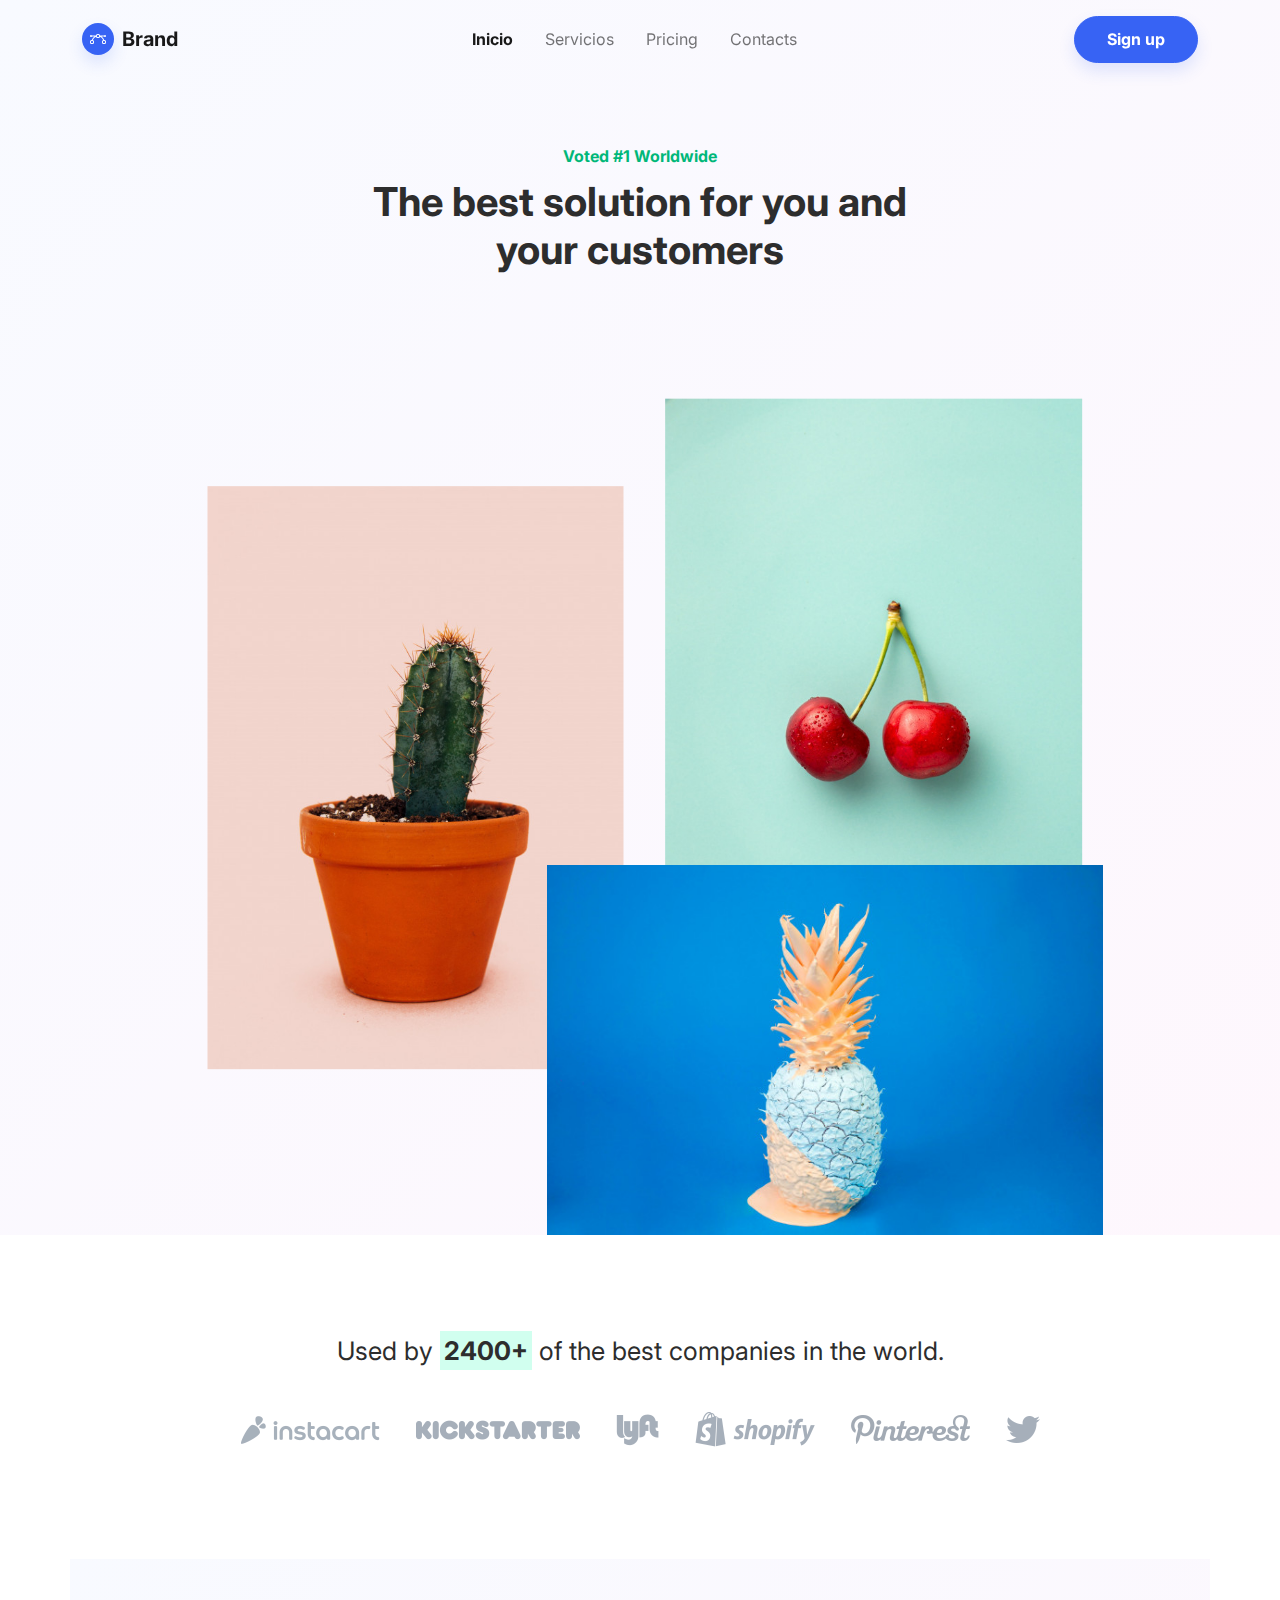
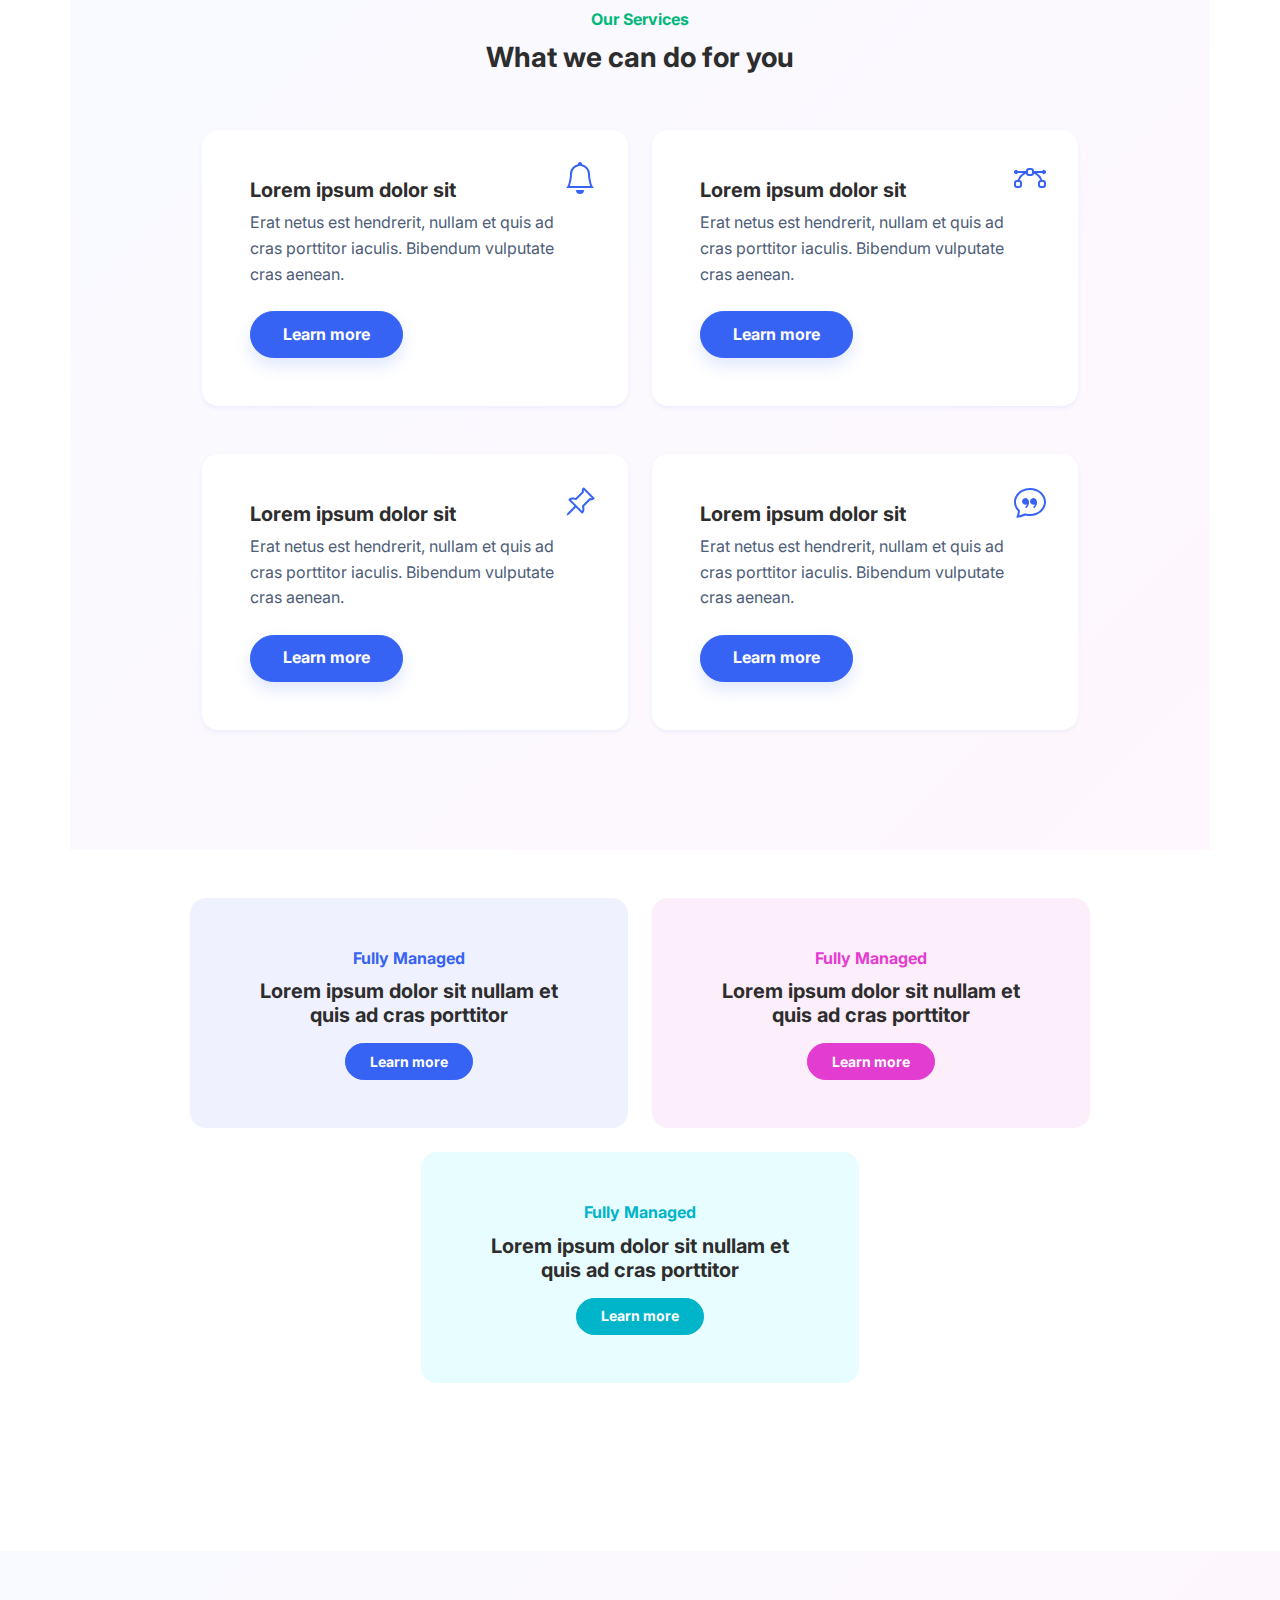
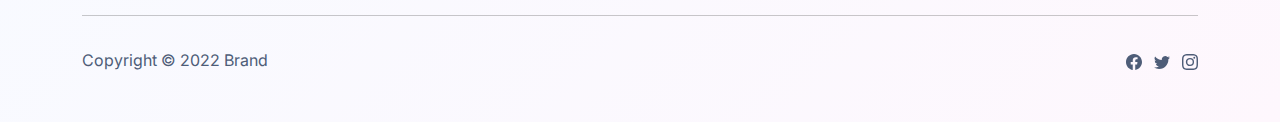
<file: index.html>
<!DOCTYPE html>
<html lang="en">

<head>
    <meta charset="utf-8">
    <meta name="viewport" content="width=device-width, initial-scale=1.0, shrink-to-fit=no">
    <title>Home - Brand</title>
    <link rel="stylesheet" href="assets/bootstrap/css/bootstrap.min.css">
    <link rel="stylesheet" href="https://fonts.googleapis.com/css?family=Inter:300italic,400italic,600italic,700italic,800italic,400,300,600,700,800&amp;display=swap">
    <link rel="stylesheet" href="assets/fonts/simple-line-icons.min.css">
</head>

<body style="/*background: url(&quot;design.jpg&quot;);*/background-position: 0 -60px;">
    <nav class="navbar navbar-light navbar-expand-md fixed-top navbar-shrink py-3" id="mainNav">
        <div class="container"><a class="navbar-brand d-flex align-items-center" href="/"><span class="bs-icon-sm bs-icon-circle bs-icon-primary shadow d-flex justify-content-center align-items-center me-2 bs-icon"><svg xmlns="http://www.w3.org/2000/svg" width="1em" height="1em" fill="currentColor" viewBox="0 0 16 16" class="bi bi-bezier">
                        <path fill-rule="evenodd" d="M0 10.5A1.5 1.5 0 0 1 1.5 9h1A1.5 1.5 0 0 1 4 10.5v1A1.5 1.5 0 0 1 2.5 13h-1A1.5 1.5 0 0 1 0 11.5v-1zm1.5-.5a.5.5 0 0 0-.5.5v1a.5.5 0 0 0 .5.5h1a.5.5 0 0 0 .5-.5v-1a.5.5 0 0 0-.5-.5h-1zm10.5.5A1.5 1.5 0 0 1 13.5 9h1a1.5 1.5 0 0 1 1.5 1.5v1a1.5 1.5 0 0 1-1.5 1.5h-1a1.5 1.5 0 0 1-1.5-1.5v-1zm1.5-.5a.5.5 0 0 0-.5.5v1a.5.5 0 0 0 .5.5h1a.5.5 0 0 0 .5-.5v-1a.5.5 0 0 0-.5-.5h-1zM6 4.5A1.5 1.5 0 0 1 7.5 3h1A1.5 1.5 0 0 1 10 4.5v1A1.5 1.5 0 0 1 8.5 7h-1A1.5 1.5 0 0 1 6 5.5v-1zM7.5 4a.5.5 0 0 0-.5.5v1a.5.5 0 0 0 .5.5h1a.5.5 0 0 0 .5-.5v-1a.5.5 0 0 0-.5-.5h-1z"></path>
                        <path d="M6 4.5H1.866a1 1 0 1 0 0 1h2.668A6.517 6.517 0 0 0 1.814 9H2.5c.123 0 .244.015.358.043a5.517 5.517 0 0 1 3.185-3.185A1.503 1.503 0 0 1 6 5.5v-1zm3.957 1.358A1.5 1.5 0 0 0 10 5.5v-1h4.134a1 1 0 1 1 0 1h-2.668a6.517 6.517 0 0 1 2.72 3.5H13.5c-.123 0-.243.015-.358.043a5.517 5.517 0 0 0-3.185-3.185z"></path>
                    </svg></span><span>Brand</span></a><button data-bs-toggle="collapse" class="navbar-toggler" data-bs-target="#navcol-1"><span class="visually-hidden">Toggle navigation</span><span class="navbar-toggler-icon"></span></button>
            <div class="collapse navbar-collapse" id="navcol-1">
                <ul class="navbar-nav mx-auto">
                    <li class="nav-item"><a class="nav-link active" href="index.html">Inicio</a></li>
                    <li class="nav-item"><a class="nav-link" href="services.html">Servicios</a></li>
                    <li class="nav-item"></li>
                    <li class="nav-item"><a class="nav-link" href="pricing.html">Pricing</a></li>
                    <li class="nav-item"><a class="nav-link" href="contacts.html">Contacts</a></li>
                </ul><a class="btn btn-primary shadow" role="button" href="index-1.html">Sign up</a>
            </div>
        </div>
    </nav>
    <header class="bg-primary-gradient pt-5">
        <div class="container pt-4 pt-xl-5">
            <div class="row pt-5">
                <div class="col-md-8 col-xl-6 text-center text-md-start mx-auto">
                    <div class="text-center">
                        <p class="fw-bold text-success mb-2">Voted #1 Worldwide</p>
                        <h1 class="fw-bold">The best solution for you and your customers</h1>
                    </div>
                </div>
                <div class="col-12 col-lg-10 mx-auto">
                    <div class="position-relative" style="display: flex;flex-wrap: wrap;justify-content: flex-end;">
                        <div style="position: relative;flex: 0 0 45%;transform: translate3d(-15%, 35%, 0);"><img class="img-fluid" src="assets/img/products/3.jpg" data-bss-parallax="" data-bss-parallax-speed="0.8"></div>
                        <div style="position: relative;flex: 0 0 45%;transform: translate3d(-5%, 20%, 0);"><img class="img-fluid" src="assets/img/products/2.jpg" data-bss-parallax="" data-bss-parallax-speed="0.4"></div>
                        <div style="position: relative;flex: 0 0 60%;transform: translate3d(0, 0%, 0);"><img class="img-fluid" src="assets/img/products/1.jpg" data-bss-parallax="" data-bss-parallax-speed="0.25"></div>
                    </div>
                </div>
            </div>
        </div>
    </header>
    <section class="py-5">
        <div class="container text-center py-5">
            <p class="mb-4" style="font-size: 1.6rem;">Used by <span class="bg-success-light p-1"><strong>2400+</strong></span>&nbsp;of the best companies in the world.</p><a href="#"> <img class="m-3" src="assets/img/brands/instacart.png"></a><a href="#"> <img class="m-3" src="assets/img/brands/kickstarter.png"></a><a href="#"> <img class="m-3" src="assets/img/brands/lyft.png"></a><a href="#"> <img class="m-3" src="assets/img/brands/shopify.png"></a><a href="#"> <img class="m-3" src="assets/img/brands/pinterest.png"></a><a href="#"> <img class="m-3" src="assets/img/brands/twitter.png"></a>
        </div>
    </section>
    <section>
        <div class="container bg-primary-gradient py-5">
            <div class="row">
                <div class="col-md-8 col-xl-6 text-center mx-auto">
                    <p class="fw-bold text-success mb-2">Our Services</p>
                    <h3 class="fw-bold">What we can do for you</h3>
                </div>
            </div>
            <div class="py-5 p-lg-5">
                <div class="row row-cols-1 row-cols-md-2 mx-auto" style="max-width: 900px;">
                    <div class="col mb-5">
                        <div class="card shadow-sm">
                            <div class="card-body px-4 py-5 px-md-5">
                                <div class="bs-icon-lg d-flex justify-content-center align-items-center mb-3 bs-icon" style="top: 1rem;right: 1rem;position: absolute;"><svg xmlns="http://www.w3.org/2000/svg" width="1em" height="1em" fill="currentColor" viewBox="0 0 16 16" class="bi bi-bell">
                                        <path d="M8 16a2 2 0 0 0 2-2H6a2 2 0 0 0 2 2zM8 1.918l-.797.161A4.002 4.002 0 0 0 4 6c0 .628-.134 2.197-.459 3.742-.16.767-.376 1.566-.663 2.258h10.244c-.287-.692-.502-1.49-.663-2.258C12.134 8.197 12 6.628 12 6a4.002 4.002 0 0 0-3.203-3.92L8 1.917zM14.22 12c.223.447.481.801.78 1H1c.299-.199.557-.553.78-1C2.68 10.2 3 6.88 3 6c0-2.42 1.72-4.44 4.005-4.901a1 1 0 1 1 1.99 0A5.002 5.002 0 0 1 13 6c0 .88.32 4.2 1.22 6z"></path>
                                    </svg></div>
                                <h5 class="fw-bold card-title">Lorem ipsum dolor sit&nbsp;</h5>
                                <p class="text-muted card-text mb-4">Erat netus est hendrerit, nullam et quis ad cras porttitor iaculis. Bibendum vulputate cras aenean.</p><button class="btn btn-primary shadow" type="button">Learn more</button>
                            </div>
                        </div>
                    </div>
                    <div class="col mb-5">
                        <div class="card shadow-sm">
                            <div class="card-body px-4 py-5 px-md-5">
                                <div class="bs-icon-lg d-flex justify-content-center align-items-center mb-3 bs-icon" style="top: 1rem;right: 1rem;position: absolute;"><svg xmlns="http://www.w3.org/2000/svg" width="1em" height="1em" fill="currentColor" viewBox="0 0 16 16" class="bi bi-bezier">
                                        <path fill-rule="evenodd" d="M0 10.5A1.5 1.5 0 0 1 1.5 9h1A1.5 1.5 0 0 1 4 10.5v1A1.5 1.5 0 0 1 2.5 13h-1A1.5 1.5 0 0 1 0 11.5v-1zm1.5-.5a.5.5 0 0 0-.5.5v1a.5.5 0 0 0 .5.5h1a.5.5 0 0 0 .5-.5v-1a.5.5 0 0 0-.5-.5h-1zm10.5.5A1.5 1.5 0 0 1 13.5 9h1a1.5 1.5 0 0 1 1.5 1.5v1a1.5 1.5 0 0 1-1.5 1.5h-1a1.5 1.5 0 0 1-1.5-1.5v-1zm1.5-.5a.5.5 0 0 0-.5.5v1a.5.5 0 0 0 .5.5h1a.5.5 0 0 0 .5-.5v-1a.5.5 0 0 0-.5-.5h-1zM6 4.5A1.5 1.5 0 0 1 7.5 3h1A1.5 1.5 0 0 1 10 4.5v1A1.5 1.5 0 0 1 8.5 7h-1A1.5 1.5 0 0 1 6 5.5v-1zM7.5 4a.5.5 0 0 0-.5.5v1a.5.5 0 0 0 .5.5h1a.5.5 0 0 0 .5-.5v-1a.5.5 0 0 0-.5-.5h-1z"></path>
                                        <path d="M6 4.5H1.866a1 1 0 1 0 0 1h2.668A6.517 6.517 0 0 0 1.814 9H2.5c.123 0 .244.015.358.043a5.517 5.517 0 0 1 3.185-3.185A1.503 1.503 0 0 1 6 5.5v-1zm3.957 1.358A1.5 1.5 0 0 0 10 5.5v-1h4.134a1 1 0 1 1 0 1h-2.668a6.517 6.517 0 0 1 2.72 3.5H13.5c-.123 0-.243.015-.358.043a5.517 5.517 0 0 0-3.185-3.185z"></path>
                                    </svg></div>
                                <h5 class="fw-bold card-title">Lorem ipsum dolor sit&nbsp;</h5>
                                <p class="text-muted card-text mb-4">Erat netus est hendrerit, nullam et quis ad cras porttitor iaculis. Bibendum vulputate cras aenean.</p><button class="btn btn-primary shadow" type="button">Learn more</button>
                            </div>
                        </div>
                    </div>
                    <div class="col mb-4">
                        <div class="card shadow-sm">
                            <div class="card-body px-4 py-5 px-md-5">
                                <div class="bs-icon-lg d-flex justify-content-center align-items-center mb-3 bs-icon" style="top: 1rem;right: 1rem;position: absolute;"><svg xmlns="http://www.w3.org/2000/svg" width="1em" height="1em" fill="currentColor" viewBox="0 0 16 16" class="bi bi-pin-angle">
                                        <path d="M9.828.722a.5.5 0 0 1 .354.146l4.95 4.95a.5.5 0 0 1 0 .707c-.48.48-1.072.588-1.503.588-.177 0-.335-.018-.46-.039l-3.134 3.134a5.927 5.927 0 0 1 .16 1.013c.046.702-.032 1.687-.72 2.375a.5.5 0 0 1-.707 0l-2.829-2.828-3.182 3.182c-.195.195-1.219.902-1.414.707-.195-.195.512-1.22.707-1.414l3.182-3.182-2.828-2.829a.5.5 0 0 1 0-.707c.688-.688 1.673-.767 2.375-.72a5.922 5.922 0 0 1 1.013.16l3.134-3.133a2.772 2.772 0 0 1-.04-.461c0-.43.108-1.022.589-1.503a.5.5 0 0 1 .353-.146zm.122 2.112v-.002.002zm0-.002v.002a.5.5 0 0 1-.122.51L6.293 6.878a.5.5 0 0 1-.511.12H5.78l-.014-.004a4.507 4.507 0 0 0-.288-.076 4.922 4.922 0 0 0-.765-.116c-.422-.028-.836.008-1.175.15l5.51 5.509c.141-.34.177-.753.149-1.175a4.924 4.924 0 0 0-.192-1.054l-.004-.013v-.001a.5.5 0 0 1 .12-.512l3.536-3.535a.5.5 0 0 1 .532-.115l.096.022c.087.017.208.034.344.034.114 0 .23-.011.343-.04L9.927 2.028c-.029.113-.04.23-.04.343a1.779 1.779 0 0 0 .062.46z"></path>
                                    </svg></div>
                                <h5 class="fw-bold card-title">Lorem ipsum dolor sit&nbsp;</h5>
                                <p class="text-muted card-text mb-4">Erat netus est hendrerit, nullam et quis ad cras porttitor iaculis. Bibendum vulputate cras aenean.</p><button class="btn btn-primary shadow" type="button">Learn more</button>
                            </div>
                        </div>
                    </div>
                    <div class="col mb-4">
                        <div class="card shadow-sm">
                            <div class="card-body px-4 py-5 px-md-5">
                                <div class="bs-icon-lg d-flex justify-content-center align-items-center mb-3 bs-icon" style="top: 1rem;right: 1rem;position: absolute;"><svg xmlns="http://www.w3.org/2000/svg" width="1em" height="1em" fill="currentColor" viewBox="0 0 16 16" class="bi bi-chat-quote">
                                        <path d="M2.678 11.894a1 1 0 0 1 .287.801 10.97 10.97 0 0 1-.398 2c1.395-.323 2.247-.697 2.634-.893a1 1 0 0 1 .71-.074A8.06 8.06 0 0 0 8 14c3.996 0 7-2.807 7-6 0-3.192-3.004-6-7-6S1 4.808 1 8c0 1.468.617 2.83 1.678 3.894zm-.493 3.905a21.682 21.682 0 0 1-.713.129c-.2.032-.352-.176-.273-.362a9.68 9.68 0 0 0 .244-.637l.003-.01c.248-.72.45-1.548.524-2.319C.743 11.37 0 9.76 0 8c0-3.866 3.582-7 8-7s8 3.134 8 7-3.582 7-8 7a9.06 9.06 0 0 1-2.347-.306c-.52.263-1.639.742-3.468 1.105z"></path>
                                        <path d="M7.066 6.76A1.665 1.665 0 0 0 4 7.668a1.667 1.667 0 0 0 2.561 1.406c-.131.389-.375.804-.777 1.22a.417.417 0 0 0 .6.58c1.486-1.54 1.293-3.214.682-4.112zm4 0A1.665 1.665 0 0 0 8 7.668a1.667 1.667 0 0 0 2.561 1.406c-.131.389-.375.804-.777 1.22a.417.417 0 0 0 .6.58c1.486-1.54 1.293-3.214.682-4.112z"></path>
                                    </svg></div>
                                <h5 class="fw-bold card-title">Lorem ipsum dolor sit&nbsp;</h5>
                                <p class="text-muted card-text mb-4">Erat netus est hendrerit, nullam et quis ad cras porttitor iaculis. Bibendum vulputate cras aenean.</p><button class="btn btn-primary shadow" type="button">Learn more</button>
                            </div>
                        </div>
                    </div>
                </div>
            </div>
        </div>
    </section>
    <section>
        <div class="container py-5">
            <div class="mx-auto" style="max-width: 900px;">
                <div class="row row-cols-1 row-cols-md-2 d-flex justify-content-center">
                    <div class="col mb-4">
                        <div class="card bg-primary-light">
                            <div class="card-body text-center px-4 py-5 px-md-5">
                                <p class="fw-bold text-primary card-text mb-2">Fully Managed</p>
                                <h5 class="fw-bold card-title mb-3">Lorem ipsum dolor sit&nbsp;nullam et quis ad cras porttitor</h5><button class="btn btn-primary btn-sm" type="button">Learn more</button>
                            </div>
                        </div>
                    </div>
                    <div class="col mb-4">
                        <div class="card bg-secondary-light">
                            <div class="card-body text-center px-4 py-5 px-md-5">
                                <p class="fw-bold text-secondary card-text mb-2">Fully Managed</p>
                                <h5 class="fw-bold card-title mb-3">Lorem ipsum dolor sit&nbsp;nullam et quis ad cras porttitor</h5><button class="btn btn-secondary btn-sm" type="button">Learn more</button>
                            </div>
                        </div>
                    </div>
                    <div class="col mb-4">
                        <div class="card bg-info-light">
                            <div class="card-body text-center px-4 py-5 px-md-5">
                                <p class="fw-bold text-info card-text mb-2">Fully Managed</p>
                                <h5 class="fw-bold card-title mb-3">Lorem ipsum dolor sit&nbsp;nullam et quis ad cras porttitor</h5><button class="btn btn-info btn-sm" type="button">Learn more</button>
                            </div>
                        </div>
                    </div>
                </div>
            </div>
        </div>
    </section>
    <section class="py-5"></section>
    <footer class="bg-primary-gradient">
        <div class="container py-4 py-lg-5">
            <hr>
            <div class="text-muted d-flex justify-content-between align-items-center pt-3">
                <p class="mb-0">Copyright © 2022 Brand</p>
                <ul class="list-inline mb-0">
                    <li class="list-inline-item"><svg xmlns="http://www.w3.org/2000/svg" width="1em" height="1em" fill="currentColor" viewBox="0 0 16 16" class="bi bi-facebook">
                            <path d="M16 8.049c0-4.446-3.582-8.05-8-8.05C3.58 0-.002 3.603-.002 8.05c0 4.017 2.926 7.347 6.75 7.951v-5.625h-2.03V8.05H6.75V6.275c0-2.017 1.195-3.131 3.022-3.131.876 0 1.791.157 1.791.157v1.98h-1.009c-.993 0-1.303.621-1.303 1.258v1.51h2.218l-.354 2.326H9.25V16c3.824-.604 6.75-3.934 6.75-7.951z"></path>
                        </svg></li>
                    <li class="list-inline-item"><svg xmlns="http://www.w3.org/2000/svg" width="1em" height="1em" fill="currentColor" viewBox="0 0 16 16" class="bi bi-twitter">
                            <path d="M5.026 15c6.038 0 9.341-5.003 9.341-9.334 0-.14 0-.282-.006-.422A6.685 6.685 0 0 0 16 3.542a6.658 6.658 0 0 1-1.889.518 3.301 3.301 0 0 0 1.447-1.817 6.533 6.533 0 0 1-2.087.793A3.286 3.286 0 0 0 7.875 6.03a9.325 9.325 0 0 1-6.767-3.429 3.289 3.289 0 0 0 1.018 4.382A3.323 3.323 0 0 1 .64 6.575v.045a3.288 3.288 0 0 0 2.632 3.218 3.203 3.203 0 0 1-.865.115 3.23 3.23 0 0 1-.614-.057 3.283 3.283 0 0 0 3.067 2.277A6.588 6.588 0 0 1 .78 13.58a6.32 6.32 0 0 1-.78-.045A9.344 9.344 0 0 0 5.026 15z"></path>
                        </svg></li>
                    <li class="list-inline-item"><svg xmlns="http://www.w3.org/2000/svg" width="1em" height="1em" fill="currentColor" viewBox="0 0 16 16" class="bi bi-instagram">
                            <path d="M8 0C5.829 0 5.556.01 4.703.048 3.85.088 3.269.222 2.76.42a3.917 3.917 0 0 0-1.417.923A3.927 3.927 0 0 0 .42 2.76C.222 3.268.087 3.85.048 4.7.01 5.555 0 5.827 0 8.001c0 2.172.01 2.444.048 3.297.04.852.174 1.433.372 1.942.205.526.478.972.923 1.417.444.445.89.719 1.416.923.51.198 1.09.333 1.942.372C5.555 15.99 5.827 16 8 16s2.444-.01 3.298-.048c.851-.04 1.434-.174 1.943-.372a3.916 3.916 0 0 0 1.416-.923c.445-.445.718-.891.923-1.417.197-.509.332-1.09.372-1.942C15.99 10.445 16 10.173 16 8s-.01-2.445-.048-3.299c-.04-.851-.175-1.433-.372-1.941a3.926 3.926 0 0 0-.923-1.417A3.911 3.911 0 0 0 13.24.42c-.51-.198-1.092-.333-1.943-.372C10.443.01 10.172 0 7.998 0h.003zm-.717 1.442h.718c2.136 0 2.389.007 3.232.046.78.035 1.204.166 1.486.275.373.145.64.319.92.599.28.28.453.546.598.92.11.281.24.705.275 1.485.039.843.047 1.096.047 3.231s-.008 2.389-.047 3.232c-.035.78-.166 1.203-.275 1.485a2.47 2.47 0 0 1-.599.919c-.28.28-.546.453-.92.598-.28.11-.704.24-1.485.276-.843.038-1.096.047-3.232.047s-2.39-.009-3.233-.047c-.78-.036-1.203-.166-1.485-.276a2.478 2.478 0 0 1-.92-.598 2.48 2.48 0 0 1-.6-.92c-.109-.281-.24-.705-.275-1.485-.038-.843-.046-1.096-.046-3.233 0-2.136.008-2.388.046-3.231.036-.78.166-1.204.276-1.486.145-.373.319-.64.599-.92.28-.28.546-.453.92-.598.282-.11.705-.24 1.485-.276.738-.034 1.024-.044 2.515-.045v.002zm4.988 1.328a.96.96 0 1 0 0 1.92.96.96 0 0 0 0-1.92zm-4.27 1.122a4.109 4.109 0 1 0 0 8.217 4.109 4.109 0 0 0 0-8.217zm0 1.441a2.667 2.667 0 1 1 0 5.334 2.667 2.667 0 0 1 0-5.334z"></path>
                        </svg></li>
                </ul>
            </div>
        </div>
    </footer>
    <script src="assets/js/jquery.min.js"></script>
    <script src="assets/bootstrap/js/bootstrap.min.js"></script>
    <script src="assets/js/bold-and-bright.js"></script>
</body>

</html>
</file>
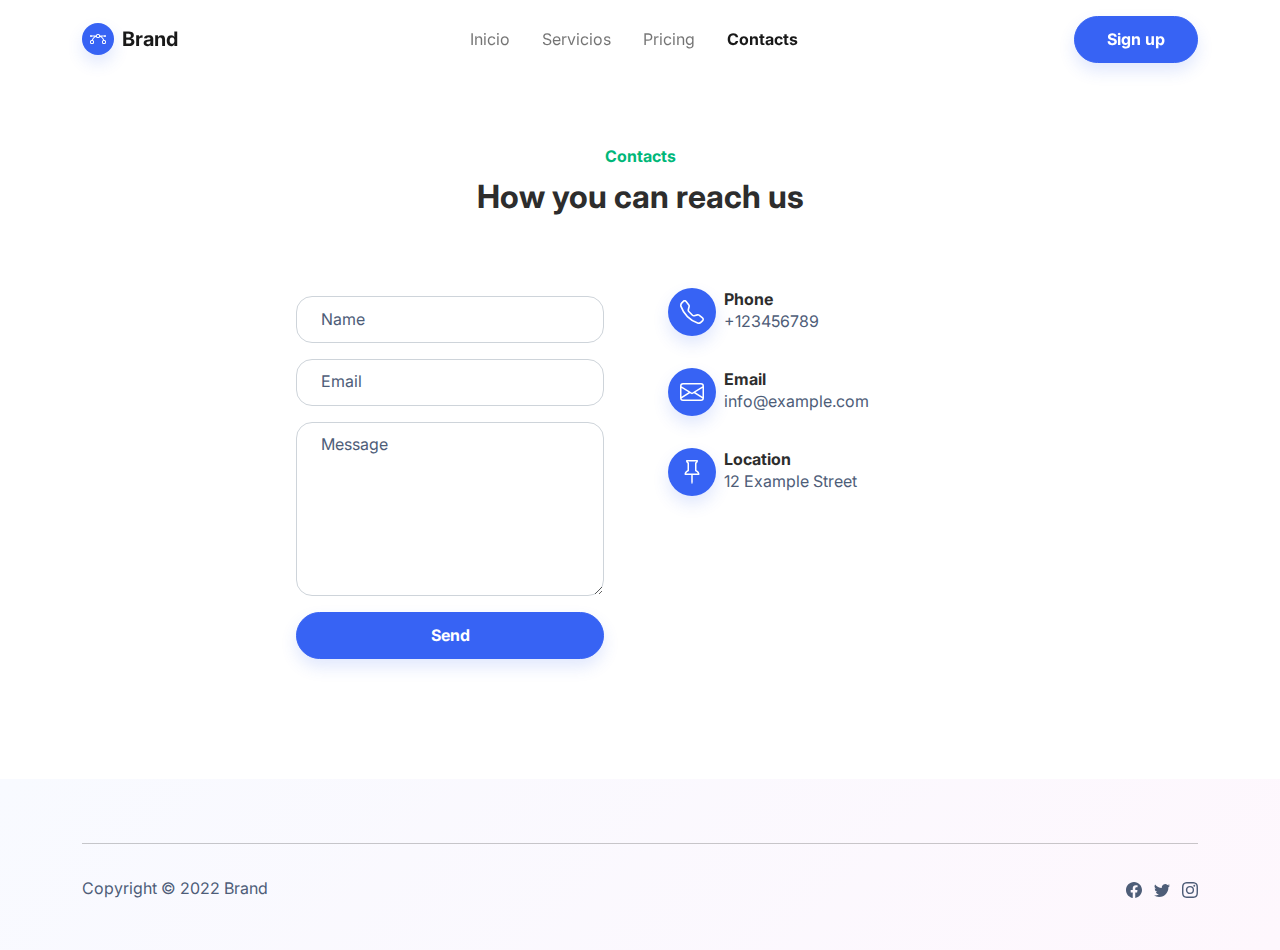
<file: contacts.html>
<!DOCTYPE html>
<html lang="en">

<head>
    <meta charset="utf-8">
    <meta name="viewport" content="width=device-width, initial-scale=1.0, shrink-to-fit=no">
    <title>Contacts - Brand</title>
    <link rel="stylesheet" href="assets/bootstrap/css/bootstrap.min.css">
    <link rel="stylesheet" href="https://fonts.googleapis.com/css?family=Inter:300italic,400italic,600italic,700italic,800italic,400,300,600,700,800&amp;display=swap">
    <link rel="stylesheet" href="assets/fonts/simple-line-icons.min.css">
</head>

<body style="/*background: url(&quot;design.jpg&quot;);*/background-position: 0 -60px;">
    <nav class="navbar navbar-light navbar-expand-md fixed-top navbar-shrink py-3" id="mainNav">
        <div class="container"><a class="navbar-brand d-flex align-items-center" href="/"><span class="bs-icon-sm bs-icon-circle bs-icon-primary shadow d-flex justify-content-center align-items-center me-2 bs-icon"><svg xmlns="http://www.w3.org/2000/svg" width="1em" height="1em" fill="currentColor" viewBox="0 0 16 16" class="bi bi-bezier">
                        <path fill-rule="evenodd" d="M0 10.5A1.5 1.5 0 0 1 1.5 9h1A1.5 1.5 0 0 1 4 10.5v1A1.5 1.5 0 0 1 2.5 13h-1A1.5 1.5 0 0 1 0 11.5v-1zm1.5-.5a.5.5 0 0 0-.5.5v1a.5.5 0 0 0 .5.5h1a.5.5 0 0 0 .5-.5v-1a.5.5 0 0 0-.5-.5h-1zm10.5.5A1.5 1.5 0 0 1 13.5 9h1a1.5 1.5 0 0 1 1.5 1.5v1a1.5 1.5 0 0 1-1.5 1.5h-1a1.5 1.5 0 0 1-1.5-1.5v-1zm1.5-.5a.5.5 0 0 0-.5.5v1a.5.5 0 0 0 .5.5h1a.5.5 0 0 0 .5-.5v-1a.5.5 0 0 0-.5-.5h-1zM6 4.5A1.5 1.5 0 0 1 7.5 3h1A1.5 1.5 0 0 1 10 4.5v1A1.5 1.5 0 0 1 8.5 7h-1A1.5 1.5 0 0 1 6 5.5v-1zM7.5 4a.5.5 0 0 0-.5.5v1a.5.5 0 0 0 .5.5h1a.5.5 0 0 0 .5-.5v-1a.5.5 0 0 0-.5-.5h-1z"></path>
                        <path d="M6 4.5H1.866a1 1 0 1 0 0 1h2.668A6.517 6.517 0 0 0 1.814 9H2.5c.123 0 .244.015.358.043a5.517 5.517 0 0 1 3.185-3.185A1.503 1.503 0 0 1 6 5.5v-1zm3.957 1.358A1.5 1.5 0 0 0 10 5.5v-1h4.134a1 1 0 1 1 0 1h-2.668a6.517 6.517 0 0 1 2.72 3.5H13.5c-.123 0-.243.015-.358.043a5.517 5.517 0 0 0-3.185-3.185z"></path>
                    </svg></span><span>Brand</span></a><button data-bs-toggle="collapse" class="navbar-toggler" data-bs-target="#navcol-1"><span class="visually-hidden">Toggle navigation</span><span class="navbar-toggler-icon"></span></button>
            <div class="collapse navbar-collapse" id="navcol-1">
                <ul class="navbar-nav mx-auto">
                    <li class="nav-item"><a class="nav-link" href="index.html">Inicio</a></li>
                    <li class="nav-item"><a class="nav-link" href="services.html">Servicios</a></li>
                    <li class="nav-item"></li>
                    <li class="nav-item"><a class="nav-link" href="pricing.html">Pricing</a></li>
                    <li class="nav-item"><a class="nav-link active" href="contacts.html">Contacts</a></li>
                </ul><a class="btn btn-primary shadow" role="button" href="index-1.html">Sign up</a>
            </div>
        </div>
    </nav>
    <section class="py-5 mt-5">
        <div class="container py-5">
            <div class="row mb-5">
                <div class="col-md-8 col-xl-6 text-center mx-auto">
                    <p class="fw-bold text-success mb-2">Contacts</p>
                    <h2 class="fw-bold">How you can reach us</h2>
                </div>
            </div>
            <div class="row d-flex justify-content-center">
                <div class="col-md-6 col-xl-4">
                    <div>
                        <form class="p-3 p-xl-4" method="post">
                            <div class="mb-3"><input class="form-control" type="text" id="name-1" name="name" placeholder="Name"></div>
                            <div class="mb-3"><input class="form-control" type="email" id="email-1" name="email" placeholder="Email"></div>
                            <div class="mb-3"><textarea class="form-control" id="message-1" name="message" rows="6" placeholder="Message"></textarea></div>
                            <div><button class="btn btn-primary shadow d-block w-100" type="submit">Send </button></div>
                        </form>
                    </div>
                </div>
                <div class="col-md-4 col-xl-4 d-flex justify-content-center justify-content-xl-start">
                    <div class="d-flex flex-wrap flex-md-column justify-content-md-start align-items-md-start h-100">
                        <div class="d-flex align-items-center p-3">
                            <div class="bs-icon-md bs-icon-circle bs-icon-primary shadow d-flex flex-shrink-0 justify-content-center align-items-center d-inline-block bs-icon bs-icon-md"><svg xmlns="http://www.w3.org/2000/svg" width="1em" height="1em" fill="currentColor" viewBox="0 0 16 16" class="bi bi-telephone">
                                    <path d="M3.654 1.328a.678.678 0 0 0-1.015-.063L1.605 2.3c-.483.484-.661 1.169-.45 1.77a17.568 17.568 0 0 0 4.168 6.608 17.569 17.569 0 0 0 6.608 4.168c.601.211 1.286.033 1.77-.45l1.034-1.034a.678.678 0 0 0-.063-1.015l-2.307-1.794a.678.678 0 0 0-.58-.122l-2.19.547a1.745 1.745 0 0 1-1.657-.459L5.482 8.062a1.745 1.745 0 0 1-.46-1.657l.548-2.19a.678.678 0 0 0-.122-.58L3.654 1.328zM1.884.511a1.745 1.745 0 0 1 2.612.163L6.29 2.98c.329.423.445.974.315 1.494l-.547 2.19a.678.678 0 0 0 .178.643l2.457 2.457a.678.678 0 0 0 .644.178l2.189-.547a1.745 1.745 0 0 1 1.494.315l2.306 1.794c.829.645.905 1.87.163 2.611l-1.034 1.034c-.74.74-1.846 1.065-2.877.702a18.634 18.634 0 0 1-7.01-4.42 18.634 18.634 0 0 1-4.42-7.009c-.362-1.03-.037-2.137.703-2.877L1.885.511z"></path>
                                </svg></div>
                            <div class="px-2">
                                <h6 class="fw-bold mb-0">Phone</h6>
                                <p class="text-muted mb-0">+123456789</p>
                            </div>
                        </div>
                        <div class="d-flex align-items-center p-3">
                            <div class="bs-icon-md bs-icon-circle bs-icon-primary shadow d-flex flex-shrink-0 justify-content-center align-items-center d-inline-block bs-icon bs-icon-md"><svg xmlns="http://www.w3.org/2000/svg" width="1em" height="1em" fill="currentColor" viewBox="0 0 16 16" class="bi bi-envelope">
                                    <path fill-rule="evenodd" d="M0 4a2 2 0 0 1 2-2h12a2 2 0 0 1 2 2v8a2 2 0 0 1-2 2H2a2 2 0 0 1-2-2V4Zm2-1a1 1 0 0 0-1 1v.217l7 4.2 7-4.2V4a1 1 0 0 0-1-1H2Zm13 2.383-4.708 2.825L15 11.105V5.383Zm-.034 6.876-5.64-3.471L8 9.583l-1.326-.795-5.64 3.47A1 1 0 0 0 2 13h12a1 1 0 0 0 .966-.741ZM1 11.105l4.708-2.897L1 5.383v5.722Z"></path>
                                </svg></div>
                            <div class="px-2">
                                <h6 class="fw-bold mb-0">Email</h6>
                                <p class="text-muted mb-0">info@example.com</p>
                            </div>
                        </div>
                        <div class="d-flex align-items-center p-3">
                            <div class="bs-icon-md bs-icon-circle bs-icon-primary shadow d-flex flex-shrink-0 justify-content-center align-items-center d-inline-block bs-icon bs-icon-md"><svg xmlns="http://www.w3.org/2000/svg" width="1em" height="1em" fill="currentColor" viewBox="0 0 16 16" class="bi bi-pin">
                                    <path d="M4.146.146A.5.5 0 0 1 4.5 0h7a.5.5 0 0 1 .5.5c0 .68-.342 1.174-.646 1.479-.126.125-.25.224-.354.298v4.431l.078.048c.203.127.476.314.751.555C12.36 7.775 13 8.527 13 9.5a.5.5 0 0 1-.5.5h-4v4.5c0 .276-.224 1.5-.5 1.5s-.5-1.224-.5-1.5V10h-4a.5.5 0 0 1-.5-.5c0-.973.64-1.725 1.17-2.189A5.921 5.921 0 0 1 5 6.708V2.277a2.77 2.77 0 0 1-.354-.298C4.342 1.674 4 1.179 4 .5a.5.5 0 0 1 .146-.354zm1.58 1.408-.002-.001.002.001zm-.002-.001.002.001A.5.5 0 0 1 6 2v5a.5.5 0 0 1-.276.447h-.002l-.012.007-.054.03a4.922 4.922 0 0 0-.827.58c-.318.278-.585.596-.725.936h7.792c-.14-.34-.407-.658-.725-.936a4.915 4.915 0 0 0-.881-.61l-.012-.006h-.002A.5.5 0 0 1 10 7V2a.5.5 0 0 1 .295-.458 1.775 1.775 0 0 0 .351-.271c.08-.08.155-.17.214-.271H5.14c.06.1.133.191.214.271a1.78 1.78 0 0 0 .37.282z"></path>
                                </svg></div>
                            <div class="px-2">
                                <h6 class="fw-bold mb-0">Location</h6>
                                <p class="text-muted mb-0">12 Example Street</p>
                            </div>
                        </div>
                    </div>
                </div>
            </div>
        </div>
    </section>
    <footer class="bg-primary-gradient">
        <div class="container py-4 py-lg-5">
            <hr>
            <div class="text-muted d-flex justify-content-between align-items-center pt-3">
                <p class="mb-0">Copyright © 2022 Brand</p>
                <ul class="list-inline mb-0">
                    <li class="list-inline-item"><svg xmlns="http://www.w3.org/2000/svg" width="1em" height="1em" fill="currentColor" viewBox="0 0 16 16" class="bi bi-facebook">
                            <path d="M16 8.049c0-4.446-3.582-8.05-8-8.05C3.58 0-.002 3.603-.002 8.05c0 4.017 2.926 7.347 6.75 7.951v-5.625h-2.03V8.05H6.75V6.275c0-2.017 1.195-3.131 3.022-3.131.876 0 1.791.157 1.791.157v1.98h-1.009c-.993 0-1.303.621-1.303 1.258v1.51h2.218l-.354 2.326H9.25V16c3.824-.604 6.75-3.934 6.75-7.951z"></path>
                        </svg></li>
                    <li class="list-inline-item"><svg xmlns="http://www.w3.org/2000/svg" width="1em" height="1em" fill="currentColor" viewBox="0 0 16 16" class="bi bi-twitter">
                            <path d="M5.026 15c6.038 0 9.341-5.003 9.341-9.334 0-.14 0-.282-.006-.422A6.685 6.685 0 0 0 16 3.542a6.658 6.658 0 0 1-1.889.518 3.301 3.301 0 0 0 1.447-1.817 6.533 6.533 0 0 1-2.087.793A3.286 3.286 0 0 0 7.875 6.03a9.325 9.325 0 0 1-6.767-3.429 3.289 3.289 0 0 0 1.018 4.382A3.323 3.323 0 0 1 .64 6.575v.045a3.288 3.288 0 0 0 2.632 3.218 3.203 3.203 0 0 1-.865.115 3.23 3.23 0 0 1-.614-.057 3.283 3.283 0 0 0 3.067 2.277A6.588 6.588 0 0 1 .78 13.58a6.32 6.32 0 0 1-.78-.045A9.344 9.344 0 0 0 5.026 15z"></path>
                        </svg></li>
                    <li class="list-inline-item"><svg xmlns="http://www.w3.org/2000/svg" width="1em" height="1em" fill="currentColor" viewBox="0 0 16 16" class="bi bi-instagram">
                            <path d="M8 0C5.829 0 5.556.01 4.703.048 3.85.088 3.269.222 2.76.42a3.917 3.917 0 0 0-1.417.923A3.927 3.927 0 0 0 .42 2.76C.222 3.268.087 3.85.048 4.7.01 5.555 0 5.827 0 8.001c0 2.172.01 2.444.048 3.297.04.852.174 1.433.372 1.942.205.526.478.972.923 1.417.444.445.89.719 1.416.923.51.198 1.09.333 1.942.372C5.555 15.99 5.827 16 8 16s2.444-.01 3.298-.048c.851-.04 1.434-.174 1.943-.372a3.916 3.916 0 0 0 1.416-.923c.445-.445.718-.891.923-1.417.197-.509.332-1.09.372-1.942C15.99 10.445 16 10.173 16 8s-.01-2.445-.048-3.299c-.04-.851-.175-1.433-.372-1.941a3.926 3.926 0 0 0-.923-1.417A3.911 3.911 0 0 0 13.24.42c-.51-.198-1.092-.333-1.943-.372C10.443.01 10.172 0 7.998 0h.003zm-.717 1.442h.718c2.136 0 2.389.007 3.232.046.78.035 1.204.166 1.486.275.373.145.64.319.92.599.28.28.453.546.598.92.11.281.24.705.275 1.485.039.843.047 1.096.047 3.231s-.008 2.389-.047 3.232c-.035.78-.166 1.203-.275 1.485a2.47 2.47 0 0 1-.599.919c-.28.28-.546.453-.92.598-.28.11-.704.24-1.485.276-.843.038-1.096.047-3.232.047s-2.39-.009-3.233-.047c-.78-.036-1.203-.166-1.485-.276a2.478 2.478 0 0 1-.92-.598 2.48 2.48 0 0 1-.6-.92c-.109-.281-.24-.705-.275-1.485-.038-.843-.046-1.096-.046-3.233 0-2.136.008-2.388.046-3.231.036-.78.166-1.204.276-1.486.145-.373.319-.64.599-.92.28-.28.546-.453.92-.598.282-.11.705-.24 1.485-.276.738-.034 1.024-.044 2.515-.045v.002zm4.988 1.328a.96.96 0 1 0 0 1.92.96.96 0 0 0 0-1.92zm-4.27 1.122a4.109 4.109 0 1 0 0 8.217 4.109 4.109 0 0 0 0-8.217zm0 1.441a2.667 2.667 0 1 1 0 5.334 2.667 2.667 0 0 1 0-5.334z"></path>
                        </svg></li>
                </ul>
            </div>
        </div>
    </footer>
    <script src="assets/js/jquery.min.js"></script>
    <script src="assets/bootstrap/js/bootstrap.min.js"></script>
    <script src="assets/js/bold-and-bright.js"></script>
</body>

</html>
</file>
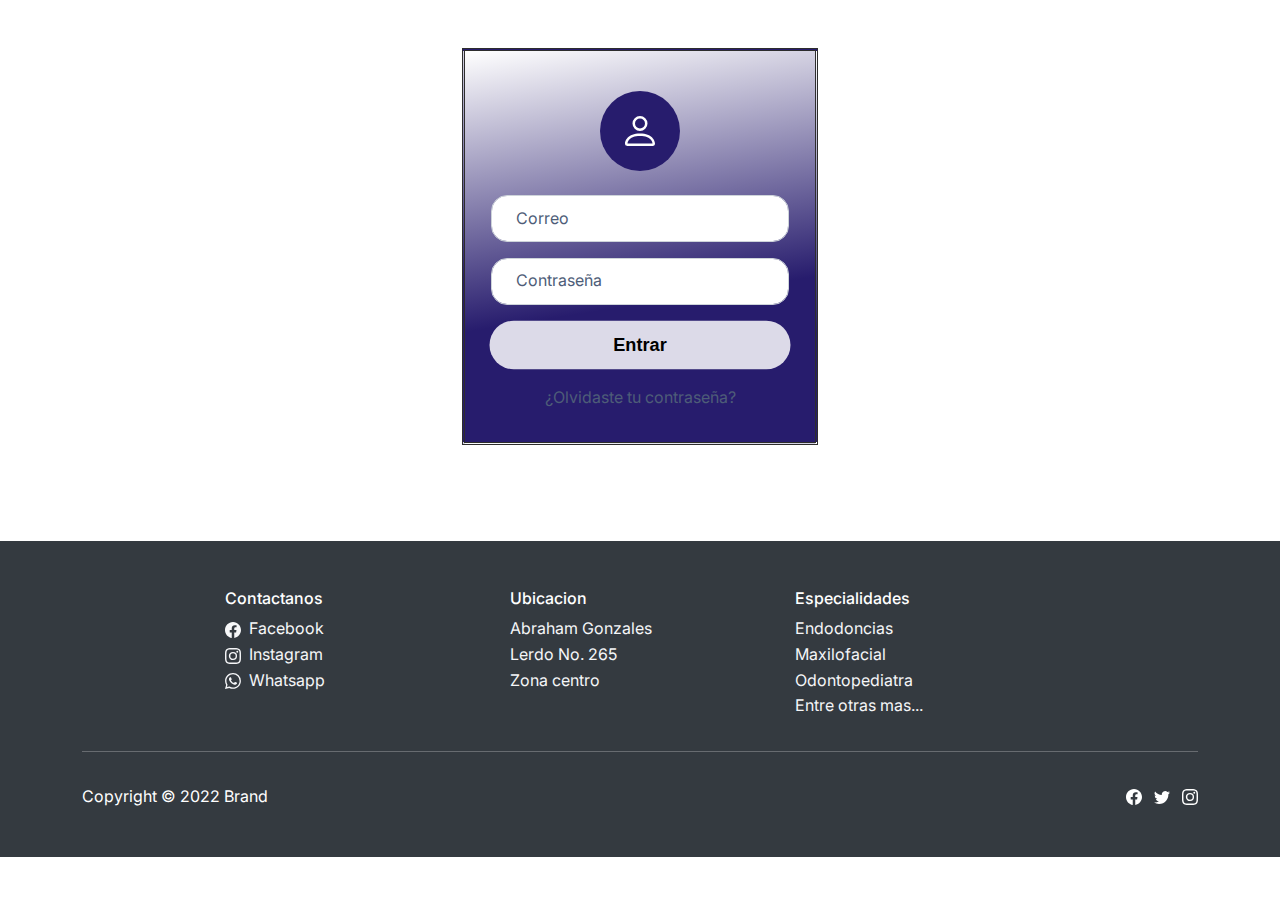
<file: index-1.html>
<!DOCTYPE html>
<html lang="en">

<head>
    <meta charset="utf-8">
    <meta name="viewport" content="width=device-width, initial-scale=1.0, shrink-to-fit=no">
    <title>login</title>
    <link rel="stylesheet" href="assets/bootstrap/css/bootstrap.min.css">
    <link rel="stylesheet" href="https://fonts.googleapis.com/css?family=Inter:300italic,400italic,600italic,700italic,800italic,400,300,600,700,800&amp;display=swap">
    <link rel="stylesheet" href="assets/fonts/simple-line-icons.min.css">
</head>

<body><section class="text-center position-relative py-4 py-xl-5">
        <div data-bss-parallax-bg="true"></div>
        <div class="container">
            <div class="row d-flex justify-content-center">
                <div class="col-sm-10 col-md-6 col-xl-4 offset-sm-0">
                    <div class="card mb-5">
                        <div class="card-body d-flex flex-column align-items-baseline align-items-lg-center" style="background: linear-gradient(-9deg, #271c6d 37%, white), var(--bs-blue);border-style: double;border-top-left-radius: 5;border-top-right-radius: 5;border-bottom-right-radius: 5;border-bottom-left-radius: 5;box-shadow: 0px 0px;--bs-primary: #2355a0;--bs-primary-rgb: 35,85,160;">
                            <div class="bs-icon-xl bs-icon-circle bs-icon-primary bs-icon my-4" style="background: rgb(39,28,109);"><svg xmlns="http://www.w3.org/2000/svg" width="1em" height="1em" fill="currentColor" viewBox="0 0 16 16" class="bi bi-person">
                                    <path d="M8 8a3 3 0 1 0 0-6 3 3 0 0 0 0 6zm2-3a2 2 0 1 1-4 0 2 2 0 0 1 4 0zm4 8c0 1-1 1-1 1H3s-1 0-1-1 1-4 6-4 6 3 6 4zm-1-.004c-.001-.246-.154-.986-.832-1.664C11.516 10.68 10.289 10 8 10c-2.29 0-3.516.68-4.168 1.332-.678.678-.83 1.418-.832 1.664h10z"></path>
                                </svg></div>
                            <form class="text-center" data-bs-toggle="tooltip" data-bss-tooltip="" method="post">
                                <div class="mb-3"><input class="form-control" type="email" name="correo" placeholder="Correo"></div>
                                <div class="mb-3"><input class="form-control" type="password" name="password" placeholder="Contraseña"></div>
                                <div class="mb-3"><button class="btn btn-primary d-block w-100" type="submit" style="--bs-info: #0cbadd;--bs-info-rgb: 12,186,221;--bs-body-bg: #bf2020;transform: rotate(0deg) scale(1.01);background: #dcdae8;color: rgb(0,0,0);font-size: 18px;font-family: Abel, sans-serif;font-weight: bold;border-style: none;">Entrar</button></div>
                                <p class="text-muted" style="color: rgb(255,255,255);--bs-body-bg: #fff;">¿Olvidaste tu contraseña?</p>
                            </form>
                        </div>
                    </div>
                </div>
            </div>
        </div>
    </section>
    <footer class="text-white bg-dark">
        <div class="container py-4 py-lg-5">
            <div class="row justify-content-center">
                <div class="col-sm-4 col-md-3 text-center text-lg-start d-flex flex-column item">
                    <h3 class="fs-6 text-white">Contactanos</h3>
                    <ul class="list-unstyled">
                        <li><a class="stretched-link link-light" href="#https://www.facebook.com/olcorthodontics"><svg xmlns="http://www.w3.org/2000/svg" width="1em" height="1em" fill="currentColor" viewBox="0 0 16 16" class="bi bi-facebook">
                                    <path d="M16 8.049c0-4.446-3.582-8.05-8-8.05C3.58 0-.002 3.603-.002 8.05c0 4.017 2.926 7.347 6.75 7.951v-5.625h-2.03V8.05H6.75V6.275c0-2.017 1.195-3.131 3.022-3.131.876 0 1.791.157 1.791.157v1.98h-1.009c-.993 0-1.303.621-1.303 1.258v1.51h2.218l-.354 2.326H9.25V16c3.824-.604 6.75-3.934 6.75-7.951z"></path>
                                </svg>&nbsp; Facebook</a></li>
                        <li><a class="link-light" href="#https://www.instagram.com/olc_orthodontics/"><svg xmlns="http://www.w3.org/2000/svg" width="1em" height="1em" fill="currentColor" viewBox="0 0 16 16" class="bi bi-instagram">
                                    <path d="M8 0C5.829 0 5.556.01 4.703.048 3.85.088 3.269.222 2.76.42a3.917 3.917 0 0 0-1.417.923A3.927 3.927 0 0 0 .42 2.76C.222 3.268.087 3.85.048 4.7.01 5.555 0 5.827 0 8.001c0 2.172.01 2.444.048 3.297.04.852.174 1.433.372 1.942.205.526.478.972.923 1.417.444.445.89.719 1.416.923.51.198 1.09.333 1.942.372C5.555 15.99 5.827 16 8 16s2.444-.01 3.298-.048c.851-.04 1.434-.174 1.943-.372a3.916 3.916 0 0 0 1.416-.923c.445-.445.718-.891.923-1.417.197-.509.332-1.09.372-1.942C15.99 10.445 16 10.173 16 8s-.01-2.445-.048-3.299c-.04-.851-.175-1.433-.372-1.941a3.926 3.926 0 0 0-.923-1.417A3.911 3.911 0 0 0 13.24.42c-.51-.198-1.092-.333-1.943-.372C10.443.01 10.172 0 7.998 0h.003zm-.717 1.442h.718c2.136 0 2.389.007 3.232.046.78.035 1.204.166 1.486.275.373.145.64.319.92.599.28.28.453.546.598.92.11.281.24.705.275 1.485.039.843.047 1.096.047 3.231s-.008 2.389-.047 3.232c-.035.78-.166 1.203-.275 1.485a2.47 2.47 0 0 1-.599.919c-.28.28-.546.453-.92.598-.28.11-.704.24-1.485.276-.843.038-1.096.047-3.232.047s-2.39-.009-3.233-.047c-.78-.036-1.203-.166-1.485-.276a2.478 2.478 0 0 1-.92-.598 2.48 2.48 0 0 1-.6-.92c-.109-.281-.24-.705-.275-1.485-.038-.843-.046-1.096-.046-3.233 0-2.136.008-2.388.046-3.231.036-.78.166-1.204.276-1.486.145-.373.319-.64.599-.92.28-.28.546-.453.92-.598.282-.11.705-.24 1.485-.276.738-.034 1.024-.044 2.515-.045v.002zm4.988 1.328a.96.96 0 1 0 0 1.92.96.96 0 0 0 0-1.92zm-4.27 1.122a4.109 4.109 0 1 0 0 8.217 4.109 4.109 0 0 0 0-8.217zm0 1.441a2.667 2.667 0 1 1 0 5.334 2.667 2.667 0 0 1 0-5.334z"></path>
                                </svg>&nbsp; Instagram</a></li>
                        <li><a class="link-light" href="#"><svg xmlns="http://www.w3.org/2000/svg" width="1em" height="1em" fill="currentColor" viewBox="0 0 16 16" class="bi bi-whatsapp">
                                    <path d="M13.601 2.326A7.854 7.854 0 0 0 7.994 0C3.627 0 .068 3.558.064 7.926c0 1.399.366 2.76 1.057 3.965L0 16l4.204-1.102a7.933 7.933 0 0 0 3.79.965h.004c4.368 0 7.926-3.558 7.93-7.93A7.898 7.898 0 0 0 13.6 2.326zM7.994 14.521a6.573 6.573 0 0 1-3.356-.92l-.24-.144-2.494.654.666-2.433-.156-.251a6.56 6.56 0 0 1-1.007-3.505c0-3.626 2.957-6.584 6.591-6.584a6.56 6.56 0 0 1 4.66 1.931 6.557 6.557 0 0 1 1.928 4.66c-.004 3.639-2.961 6.592-6.592 6.592zm3.615-4.934c-.197-.099-1.17-.578-1.353-.646-.182-.065-.315-.099-.445.099-.133.197-.513.646-.627.775-.114.133-.232.148-.43.05-.197-.1-.836-.308-1.592-.985-.59-.525-.985-1.175-1.103-1.372-.114-.198-.011-.304.088-.403.087-.088.197-.232.296-.346.1-.114.133-.198.198-.33.065-.134.034-.248-.015-.347-.05-.099-.445-1.076-.612-1.47-.16-.389-.323-.335-.445-.34-.114-.007-.247-.007-.38-.007a.729.729 0 0 0-.529.247c-.182.198-.691.677-.691 1.654 0 .977.71 1.916.81 2.049.098.133 1.394 2.132 3.383 2.992.47.205.84.326 1.129.418.475.152.904.129 1.246.08.38-.058 1.171-.48 1.338-.943.164-.464.164-.86.114-.943-.049-.084-.182-.133-.38-.232z"></path>
                                </svg>&nbsp; Whatsapp</a></li>
                    </ul>
                </div>
                <div class="col-sm-4 col-md-3 text-center text-lg-start d-flex flex-column item">
                    <h3 class="fs-6 text-white">Ubicacion</h3>
                    <ul class="list-unstyled">
                        <li><a class="link-light" href="#">Abraham Gonzales</a></li>
                        <li><a class="link-light" href="#">Lerdo No. 265</a></li>
                        <li><a class="link-light" href="#">Zona centro</a></li>
                    </ul>
                </div>
                <div class="col-sm-4 col-md-3 text-center text-lg-start d-flex flex-column item">
                    <h3 class="fs-6 text-white">Especialidades</h3>
                    <ul class="list-unstyled">
                        <li><a class="link-light" href="#">Endodoncias</a></li>
                        <li><a class="link-light" href="#">Maxilofacial</a></li>
                        <li><a class="link-light" href="#">Odontopediatra</a></li>
                        <li><a class="link-light" href="#">Entre otras mas...</a></li>
                    </ul>
                </div>
            </div>
            <hr>
            <div class="d-flex justify-content-between align-items-center pt-3">
                <p class="mb-0">Copyright © 2022 Brand</p>
                <ul class="list-inline mb-0">
                    <li class="list-inline-item"><svg xmlns="http://www.w3.org/2000/svg" width="1em" height="1em" fill="currentColor" viewBox="0 0 16 16" class="bi bi-facebook">
                            <path d="M16 8.049c0-4.446-3.582-8.05-8-8.05C3.58 0-.002 3.603-.002 8.05c0 4.017 2.926 7.347 6.75 7.951v-5.625h-2.03V8.05H6.75V6.275c0-2.017 1.195-3.131 3.022-3.131.876 0 1.791.157 1.791.157v1.98h-1.009c-.993 0-1.303.621-1.303 1.258v1.51h2.218l-.354 2.326H9.25V16c3.824-.604 6.75-3.934 6.75-7.951z"></path>
                        </svg></li>
                    <li class="list-inline-item"><svg xmlns="http://www.w3.org/2000/svg" width="1em" height="1em" fill="currentColor" viewBox="0 0 16 16" class="bi bi-twitter">
                            <path d="M5.026 15c6.038 0 9.341-5.003 9.341-9.334 0-.14 0-.282-.006-.422A6.685 6.685 0 0 0 16 3.542a6.658 6.658 0 0 1-1.889.518 3.301 3.301 0 0 0 1.447-1.817 6.533 6.533 0 0 1-2.087.793A3.286 3.286 0 0 0 7.875 6.03a9.325 9.325 0 0 1-6.767-3.429 3.289 3.289 0 0 0 1.018 4.382A3.323 3.323 0 0 1 .64 6.575v.045a3.288 3.288 0 0 0 2.632 3.218 3.203 3.203 0 0 1-.865.115 3.23 3.23 0 0 1-.614-.057 3.283 3.283 0 0 0 3.067 2.277A6.588 6.588 0 0 1 .78 13.58a6.32 6.32 0 0 1-.78-.045A9.344 9.344 0 0 0 5.026 15z"></path>
                        </svg></li>
                    <li class="list-inline-item"><svg xmlns="http://www.w3.org/2000/svg" width="1em" height="1em" fill="currentColor" viewBox="0 0 16 16" class="bi bi-instagram">
                            <path d="M8 0C5.829 0 5.556.01 4.703.048 3.85.088 3.269.222 2.76.42a3.917 3.917 0 0 0-1.417.923A3.927 3.927 0 0 0 .42 2.76C.222 3.268.087 3.85.048 4.7.01 5.555 0 5.827 0 8.001c0 2.172.01 2.444.048 3.297.04.852.174 1.433.372 1.942.205.526.478.972.923 1.417.444.445.89.719 1.416.923.51.198 1.09.333 1.942.372C5.555 15.99 5.827 16 8 16s2.444-.01 3.298-.048c.851-.04 1.434-.174 1.943-.372a3.916 3.916 0 0 0 1.416-.923c.445-.445.718-.891.923-1.417.197-.509.332-1.09.372-1.942C15.99 10.445 16 10.173 16 8s-.01-2.445-.048-3.299c-.04-.851-.175-1.433-.372-1.941a3.926 3.926 0 0 0-.923-1.417A3.911 3.911 0 0 0 13.24.42c-.51-.198-1.092-.333-1.943-.372C10.443.01 10.172 0 7.998 0h.003zm-.717 1.442h.718c2.136 0 2.389.007 3.232.046.78.035 1.204.166 1.486.275.373.145.64.319.92.599.28.28.453.546.598.92.11.281.24.705.275 1.485.039.843.047 1.096.047 3.231s-.008 2.389-.047 3.232c-.035.78-.166 1.203-.275 1.485a2.47 2.47 0 0 1-.599.919c-.28.28-.546.453-.92.598-.28.11-.704.24-1.485.276-.843.038-1.096.047-3.232.047s-2.39-.009-3.233-.047c-.78-.036-1.203-.166-1.485-.276a2.478 2.478 0 0 1-.92-.598 2.48 2.48 0 0 1-.6-.92c-.109-.281-.24-.705-.275-1.485-.038-.843-.046-1.096-.046-3.233 0-2.136.008-2.388.046-3.231.036-.78.166-1.204.276-1.486.145-.373.319-.64.599-.92.28-.28.546-.453.92-.598.282-.11.705-.24 1.485-.276.738-.034 1.024-.044 2.515-.045v.002zm4.988 1.328a.96.96 0 1 0 0 1.92.96.96 0 0 0 0-1.92zm-4.27 1.122a4.109 4.109 0 1 0 0 8.217 4.109 4.109 0 0 0 0-8.217zm0 1.441a2.667 2.667 0 1 1 0 5.334 2.667 2.667 0 0 1 0-5.334z"></path>
                        </svg></li>
                </ul>
            </div>
        </div>
    </footer>
    <footer class="text-center bg-dark"></footer>
    <script src="assets/bootstrap/js/bootstrap.min.js"></script>
    <script src="assets/js/bs-init.js"></script>
    <script src="assets/js/jquery.min.js"></script>
    <script src="assets/bootstrap/js/bootstrap.min.js"></script>
    <script src="assets/js/bold-and-bright.js"></script>
</body>

</html>
</file>
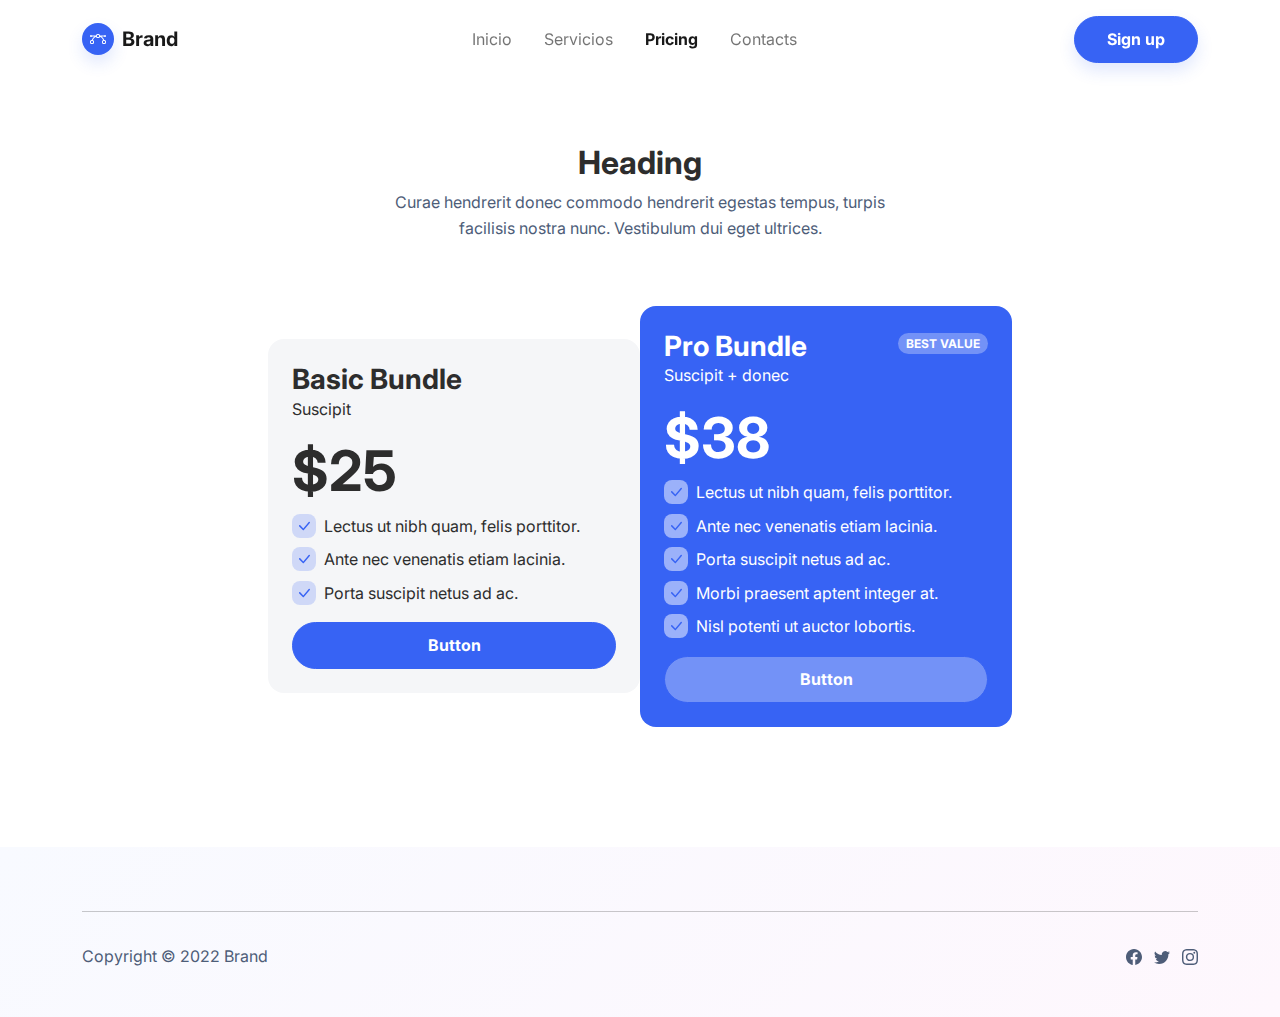
<file: pricing.html>
<!DOCTYPE html>
<html lang="en">

<head>
    <meta charset="utf-8">
    <meta name="viewport" content="width=device-width, initial-scale=1.0, shrink-to-fit=no">
    <title>Pricing - Brand</title>
    <link rel="stylesheet" href="assets/bootstrap/css/bootstrap.min.css">
    <link rel="stylesheet" href="https://fonts.googleapis.com/css?family=Inter:300italic,400italic,600italic,700italic,800italic,400,300,600,700,800&amp;display=swap">
    <link rel="stylesheet" href="assets/fonts/simple-line-icons.min.css">
</head>

<body>
    <nav class="navbar navbar-light navbar-expand-md fixed-top navbar-shrink py-3" id="mainNav">
        <div class="container"><a class="navbar-brand d-flex align-items-center" href="/"><span class="bs-icon-sm bs-icon-circle bs-icon-primary shadow d-flex justify-content-center align-items-center me-2 bs-icon"><svg xmlns="http://www.w3.org/2000/svg" width="1em" height="1em" fill="currentColor" viewBox="0 0 16 16" class="bi bi-bezier">
                        <path fill-rule="evenodd" d="M0 10.5A1.5 1.5 0 0 1 1.5 9h1A1.5 1.5 0 0 1 4 10.5v1A1.5 1.5 0 0 1 2.5 13h-1A1.5 1.5 0 0 1 0 11.5v-1zm1.5-.5a.5.5 0 0 0-.5.5v1a.5.5 0 0 0 .5.5h1a.5.5 0 0 0 .5-.5v-1a.5.5 0 0 0-.5-.5h-1zm10.5.5A1.5 1.5 0 0 1 13.5 9h1a1.5 1.5 0 0 1 1.5 1.5v1a1.5 1.5 0 0 1-1.5 1.5h-1a1.5 1.5 0 0 1-1.5-1.5v-1zm1.5-.5a.5.5 0 0 0-.5.5v1a.5.5 0 0 0 .5.5h1a.5.5 0 0 0 .5-.5v-1a.5.5 0 0 0-.5-.5h-1zM6 4.5A1.5 1.5 0 0 1 7.5 3h1A1.5 1.5 0 0 1 10 4.5v1A1.5 1.5 0 0 1 8.5 7h-1A1.5 1.5 0 0 1 6 5.5v-1zM7.5 4a.5.5 0 0 0-.5.5v1a.5.5 0 0 0 .5.5h1a.5.5 0 0 0 .5-.5v-1a.5.5 0 0 0-.5-.5h-1z"></path>
                        <path d="M6 4.5H1.866a1 1 0 1 0 0 1h2.668A6.517 6.517 0 0 0 1.814 9H2.5c.123 0 .244.015.358.043a5.517 5.517 0 0 1 3.185-3.185A1.503 1.503 0 0 1 6 5.5v-1zm3.957 1.358A1.5 1.5 0 0 0 10 5.5v-1h4.134a1 1 0 1 1 0 1h-2.668a6.517 6.517 0 0 1 2.72 3.5H13.5c-.123 0-.243.015-.358.043a5.517 5.517 0 0 0-3.185-3.185z"></path>
                    </svg></span><span>Brand</span></a><button data-bs-toggle="collapse" class="navbar-toggler" data-bs-target="#navcol-1"><span class="visually-hidden">Toggle navigation</span><span class="navbar-toggler-icon"></span></button>
            <div class="collapse navbar-collapse" id="navcol-1">
                <ul class="navbar-nav mx-auto">
                    <li class="nav-item"><a class="nav-link" href="index.html">Inicio</a></li>
                    <li class="nav-item"><a class="nav-link" href="services.html">Servicios</a></li>
                    <li class="nav-item"></li>
                    <li class="nav-item"><a class="nav-link active" href="pricing.html">Pricing</a></li>
                    <li class="nav-item"><a class="nav-link" href="contacts.html">Contacts</a></li>
                </ul><a class="btn btn-primary shadow" role="button" href="index-1.html">Sign up</a>
            </div>
        </div>
    </nav>
    <section class="py-5 mt-5">
        <div class="container py-5">
            <div class="row mb-5">
                <div class="col-md-8 col-xl-6 text-center mx-auto">
                    <h2 class="fw-bold">Heading</h2>
                    <p class="text-muted w-lg-50">Curae hendrerit donec commodo hendrerit egestas tempus, turpis facilisis nostra nunc. Vestibulum dui eget ultrices.</p>
                </div>
            </div>
            <div class="row g-0 row-cols-1 row-cols-md-2 row-cols-xl-3 d-flex align-items-md-center align-items-xl-center">
                <div class="col offset-xl-2 mb-4">
                    <div class="card bg-light border-light">
                        <div class="card-body p-4">
                            <div class="d-flex justify-content-between">
                                <div>
                                    <h3 class="fw-bold mb-0">Basic Bundle</h3>
                                    <p>Suscipit</p>
                                    <h4 class="display-4 fw-bold">$25</h4>
                                </div>
                            </div>
                            <div>
                                <ul class="list-unstyled">
                                    <li class="d-flex mb-2"><span class="bs-icon-xs bs-icon-rounded bs-icon-primary-light bs-icon bs-icon-xs me-2"><svg xmlns="http://www.w3.org/2000/svg" width="1em" height="1em" fill="currentColor" viewBox="0 0 16 16" class="bi bi-check-lg text-primary">
                                                <path d="M12.736 3.97a.733.733 0 0 1 1.047 0c.286.289.29.756.01 1.05L7.88 12.01a.733.733 0 0 1-1.065.02L3.217 8.384a.757.757 0 0 1 0-1.06.733.733 0 0 1 1.047 0l3.052 3.093 5.4-6.425a.247.247 0 0 1 .02-.022Z"></path>
                                            </svg></span><span>Lectus ut nibh quam, felis porttitor.</span></li>
                                    <li class="d-flex mb-2"><span class="bs-icon-xs bs-icon-rounded bs-icon-primary-light bs-icon bs-icon-xs me-2"><svg xmlns="http://www.w3.org/2000/svg" width="1em" height="1em" fill="currentColor" viewBox="0 0 16 16" class="bi bi-check-lg text-primary">
                                                <path d="M12.736 3.97a.733.733 0 0 1 1.047 0c.286.289.29.756.01 1.05L7.88 12.01a.733.733 0 0 1-1.065.02L3.217 8.384a.757.757 0 0 1 0-1.06.733.733 0 0 1 1.047 0l3.052 3.093 5.4-6.425a.247.247 0 0 1 .02-.022Z"></path>
                                            </svg></span><span>Ante nec venenatis etiam lacinia.</span></li>
                                    <li class="d-flex mb-2"><span class="bs-icon-xs bs-icon-rounded bs-icon-primary-light bs-icon bs-icon-xs me-2"><svg xmlns="http://www.w3.org/2000/svg" width="1em" height="1em" fill="currentColor" viewBox="0 0 16 16" class="bi bi-check-lg text-primary">
                                                <path d="M12.736 3.97a.733.733 0 0 1 1.047 0c.286.289.29.756.01 1.05L7.88 12.01a.733.733 0 0 1-1.065.02L3.217 8.384a.757.757 0 0 1 0-1.06.733.733 0 0 1 1.047 0l3.052 3.093 5.4-6.425a.247.247 0 0 1 .02-.022Z"></path>
                                            </svg></span><span>Porta suscipit netus ad ac.</span></li>
                                </ul>
                            </div><button class="btn btn-primary d-block w-100" type="button">Button</button>
                        </div>
                    </div>
                </div>
                <div class="col mb-4">
                    <div class="card textwhite bg-primary text-white">
                        <div class="card-body p-4">
                            <div class="d-flex justify-content-between">
                                <div>
                                    <h3 class="fw-bold text-white mb-0">Pro Bundle</h3>
                                    <p>Suscipit + donec</p>
                                    <h4 class="display-4 fw-bold text-white">$38</h4>
                                </div>
                                <div><span class="badge rounded-pill bg-primary text-uppercase bg-semi-white">Best Value</span></div>
                            </div>
                            <div>
                                <ul class="list-unstyled">
                                    <li class="d-flex mb-2"><span class="bs-icon-xs bs-icon-rounded bs-icon-semi-white bs-icon bs-icon-xs me-2"><svg xmlns="http://www.w3.org/2000/svg" width="1em" height="1em" fill="currentColor" viewBox="0 0 16 16" class="bi bi-check-lg text-primary">
                                                <path d="M12.736 3.97a.733.733 0 0 1 1.047 0c.286.289.29.756.01 1.05L7.88 12.01a.733.733 0 0 1-1.065.02L3.217 8.384a.757.757 0 0 1 0-1.06.733.733 0 0 1 1.047 0l3.052 3.093 5.4-6.425a.247.247 0 0 1 .02-.022Z"></path>
                                            </svg></span><span>Lectus ut nibh quam, felis porttitor.</span></li>
                                    <li class="d-flex mb-2"><span class="bs-icon-xs bs-icon-rounded bs-icon-semi-white bs-icon bs-icon-xs me-2"><svg xmlns="http://www.w3.org/2000/svg" width="1em" height="1em" fill="currentColor" viewBox="0 0 16 16" class="bi bi-check-lg text-primary">
                                                <path d="M12.736 3.97a.733.733 0 0 1 1.047 0c.286.289.29.756.01 1.05L7.88 12.01a.733.733 0 0 1-1.065.02L3.217 8.384a.757.757 0 0 1 0-1.06.733.733 0 0 1 1.047 0l3.052 3.093 5.4-6.425a.247.247 0 0 1 .02-.022Z"></path>
                                            </svg></span><span>Ante nec venenatis etiam lacinia.</span></li>
                                    <li class="d-flex mb-2"><span class="bs-icon-xs bs-icon-rounded bs-icon-semi-white bs-icon bs-icon-xs me-2"><svg xmlns="http://www.w3.org/2000/svg" width="1em" height="1em" fill="currentColor" viewBox="0 0 16 16" class="bi bi-check-lg text-primary">
                                                <path d="M12.736 3.97a.733.733 0 0 1 1.047 0c.286.289.29.756.01 1.05L7.88 12.01a.733.733 0 0 1-1.065.02L3.217 8.384a.757.757 0 0 1 0-1.06.733.733 0 0 1 1.047 0l3.052 3.093 5.4-6.425a.247.247 0 0 1 .02-.022Z"></path>
                                            </svg></span><span>Porta suscipit netus ad ac.</span></li>
                                    <li class="d-flex mb-2"><span class="bs-icon-xs bs-icon-rounded bs-icon-semi-white bs-icon bs-icon-xs me-2"><svg xmlns="http://www.w3.org/2000/svg" width="1em" height="1em" fill="currentColor" viewBox="0 0 16 16" class="bi bi-check-lg text-primary">
                                                <path d="M12.736 3.97a.733.733 0 0 1 1.047 0c.286.289.29.756.01 1.05L7.88 12.01a.733.733 0 0 1-1.065.02L3.217 8.384a.757.757 0 0 1 0-1.06.733.733 0 0 1 1.047 0l3.052 3.093 5.4-6.425a.247.247 0 0 1 .02-.022Z"></path>
                                            </svg></span><span>Morbi praesent aptent integer at.</span></li>
                                    <li class="d-flex mb-2"><span class="bs-icon-xs bs-icon-rounded bs-icon-semi-white bs-icon bs-icon-xs me-2"><svg xmlns="http://www.w3.org/2000/svg" width="1em" height="1em" fill="currentColor" viewBox="0 0 16 16" class="bi bi-check-lg text-primary">
                                                <path d="M12.736 3.97a.733.733 0 0 1 1.047 0c.286.289.29.756.01 1.05L7.88 12.01a.733.733 0 0 1-1.065.02L3.217 8.384a.757.757 0 0 1 0-1.06.733.733 0 0 1 1.047 0l3.052 3.093 5.4-6.425a.247.247 0 0 1 .02-.022Z"></path>
                                            </svg></span><span>Nisl potenti ut auctor lobortis.</span></li>
                                </ul>
                            </div><button class="btn btn-primary d-block w-100 bg-semi-white" type="button">Button</button>
                        </div>
                    </div>
                </div>
            </div>
        </div>
    </section>
    <footer class="bg-primary-gradient">
        <div class="container py-4 py-lg-5">
            <hr>
            <div class="text-muted d-flex justify-content-between align-items-center pt-3">
                <p class="mb-0">Copyright © 2022 Brand</p>
                <ul class="list-inline mb-0">
                    <li class="list-inline-item"><svg xmlns="http://www.w3.org/2000/svg" width="1em" height="1em" fill="currentColor" viewBox="0 0 16 16" class="bi bi-facebook">
                            <path d="M16 8.049c0-4.446-3.582-8.05-8-8.05C3.58 0-.002 3.603-.002 8.05c0 4.017 2.926 7.347 6.75 7.951v-5.625h-2.03V8.05H6.75V6.275c0-2.017 1.195-3.131 3.022-3.131.876 0 1.791.157 1.791.157v1.98h-1.009c-.993 0-1.303.621-1.303 1.258v1.51h2.218l-.354 2.326H9.25V16c3.824-.604 6.75-3.934 6.75-7.951z"></path>
                        </svg></li>
                    <li class="list-inline-item"><svg xmlns="http://www.w3.org/2000/svg" width="1em" height="1em" fill="currentColor" viewBox="0 0 16 16" class="bi bi-twitter">
                            <path d="M5.026 15c6.038 0 9.341-5.003 9.341-9.334 0-.14 0-.282-.006-.422A6.685 6.685 0 0 0 16 3.542a6.658 6.658 0 0 1-1.889.518 3.301 3.301 0 0 0 1.447-1.817 6.533 6.533 0 0 1-2.087.793A3.286 3.286 0 0 0 7.875 6.03a9.325 9.325 0 0 1-6.767-3.429 3.289 3.289 0 0 0 1.018 4.382A3.323 3.323 0 0 1 .64 6.575v.045a3.288 3.288 0 0 0 2.632 3.218 3.203 3.203 0 0 1-.865.115 3.23 3.23 0 0 1-.614-.057 3.283 3.283 0 0 0 3.067 2.277A6.588 6.588 0 0 1 .78 13.58a6.32 6.32 0 0 1-.78-.045A9.344 9.344 0 0 0 5.026 15z"></path>
                        </svg></li>
                    <li class="list-inline-item"><svg xmlns="http://www.w3.org/2000/svg" width="1em" height="1em" fill="currentColor" viewBox="0 0 16 16" class="bi bi-instagram">
                            <path d="M8 0C5.829 0 5.556.01 4.703.048 3.85.088 3.269.222 2.76.42a3.917 3.917 0 0 0-1.417.923A3.927 3.927 0 0 0 .42 2.76C.222 3.268.087 3.85.048 4.7.01 5.555 0 5.827 0 8.001c0 2.172.01 2.444.048 3.297.04.852.174 1.433.372 1.942.205.526.478.972.923 1.417.444.445.89.719 1.416.923.51.198 1.09.333 1.942.372C5.555 15.99 5.827 16 8 16s2.444-.01 3.298-.048c.851-.04 1.434-.174 1.943-.372a3.916 3.916 0 0 0 1.416-.923c.445-.445.718-.891.923-1.417.197-.509.332-1.09.372-1.942C15.99 10.445 16 10.173 16 8s-.01-2.445-.048-3.299c-.04-.851-.175-1.433-.372-1.941a3.926 3.926 0 0 0-.923-1.417A3.911 3.911 0 0 0 13.24.42c-.51-.198-1.092-.333-1.943-.372C10.443.01 10.172 0 7.998 0h.003zm-.717 1.442h.718c2.136 0 2.389.007 3.232.046.78.035 1.204.166 1.486.275.373.145.64.319.92.599.28.28.453.546.598.92.11.281.24.705.275 1.485.039.843.047 1.096.047 3.231s-.008 2.389-.047 3.232c-.035.78-.166 1.203-.275 1.485a2.47 2.47 0 0 1-.599.919c-.28.28-.546.453-.92.598-.28.11-.704.24-1.485.276-.843.038-1.096.047-3.232.047s-2.39-.009-3.233-.047c-.78-.036-1.203-.166-1.485-.276a2.478 2.478 0 0 1-.92-.598 2.48 2.48 0 0 1-.6-.92c-.109-.281-.24-.705-.275-1.485-.038-.843-.046-1.096-.046-3.233 0-2.136.008-2.388.046-3.231.036-.78.166-1.204.276-1.486.145-.373.319-.64.599-.92.28-.28.546-.453.92-.598.282-.11.705-.24 1.485-.276.738-.034 1.024-.044 2.515-.045v.002zm4.988 1.328a.96.96 0 1 0 0 1.92.96.96 0 0 0 0-1.92zm-4.27 1.122a4.109 4.109 0 1 0 0 8.217 4.109 4.109 0 0 0 0-8.217zm0 1.441a2.667 2.667 0 1 1 0 5.334 2.667 2.667 0 0 1 0-5.334z"></path>
                        </svg></li>
                </ul>
            </div>
        </div>
    </footer>
    <script src="assets/js/jquery.min.js"></script>
    <script src="assets/bootstrap/js/bootstrap.min.js"></script>
    <script src="assets/js/bold-and-bright.js"></script>
</body>

</html>
</file>
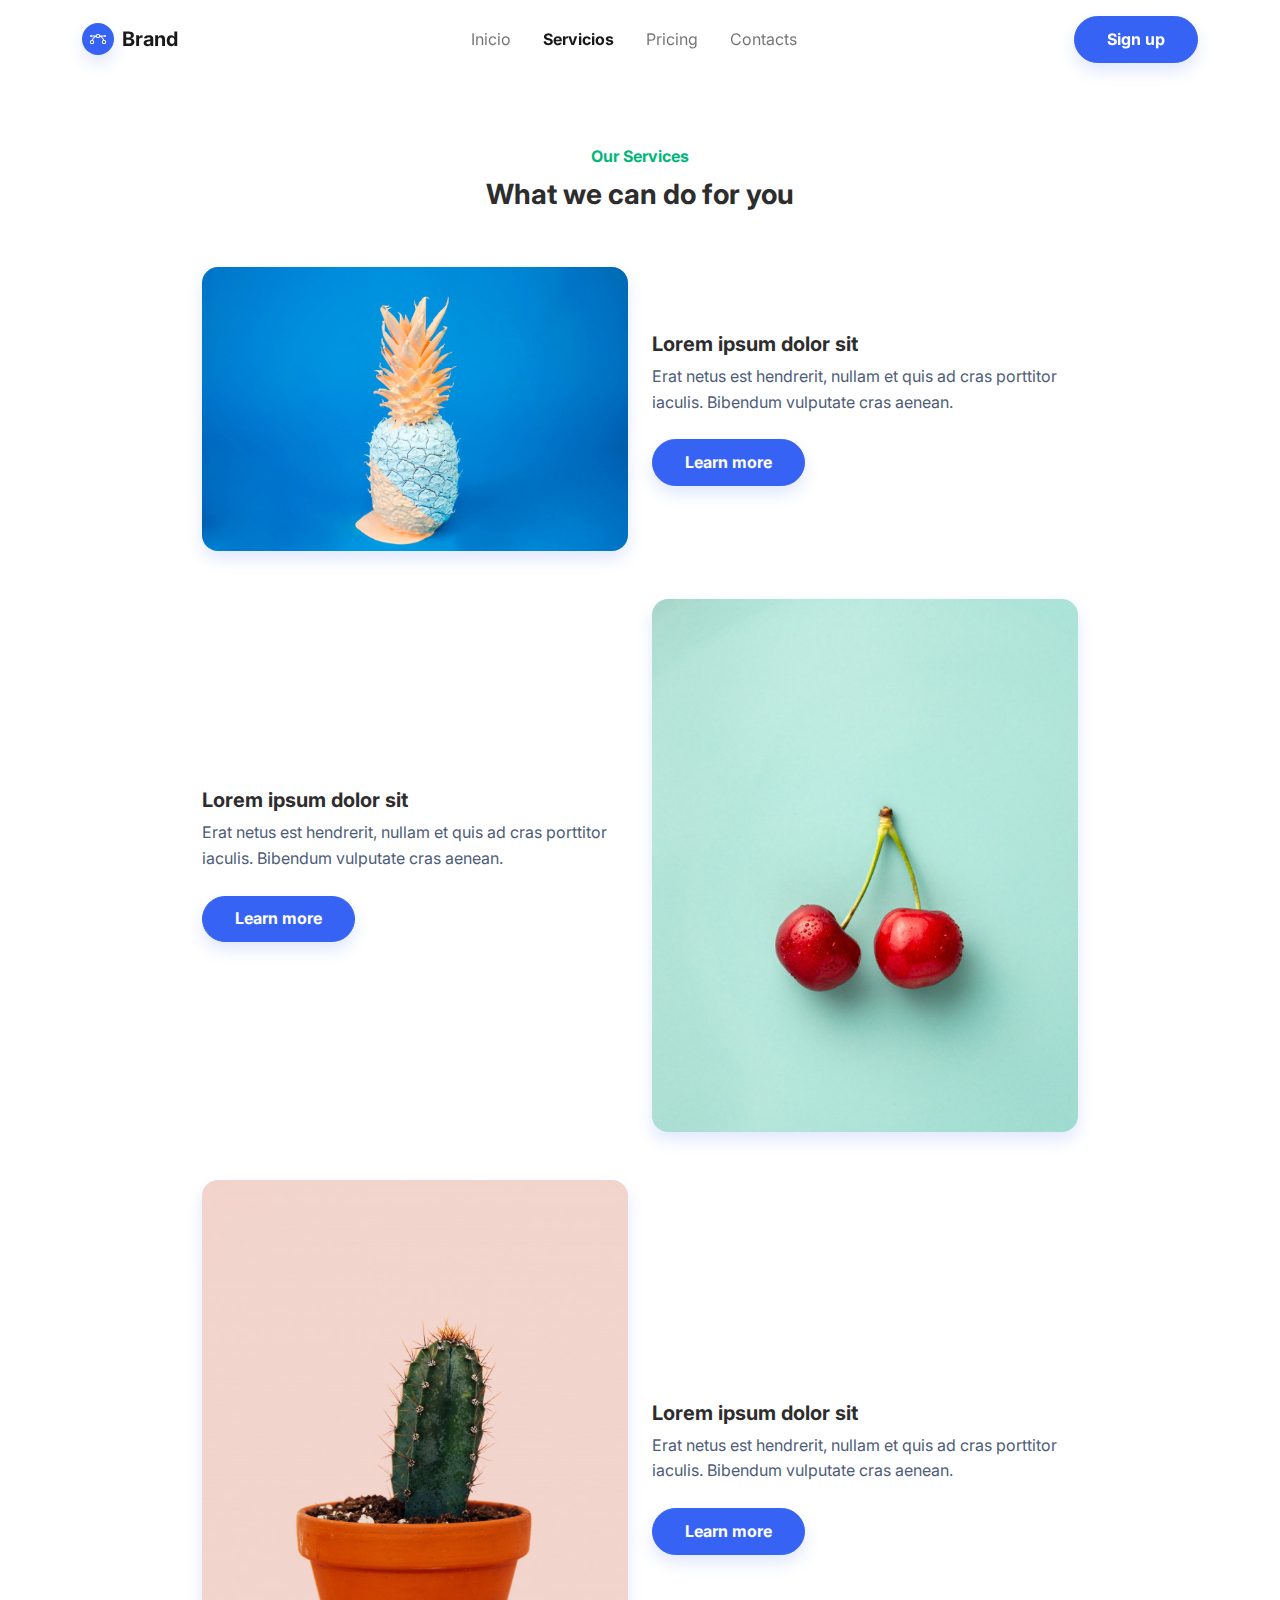
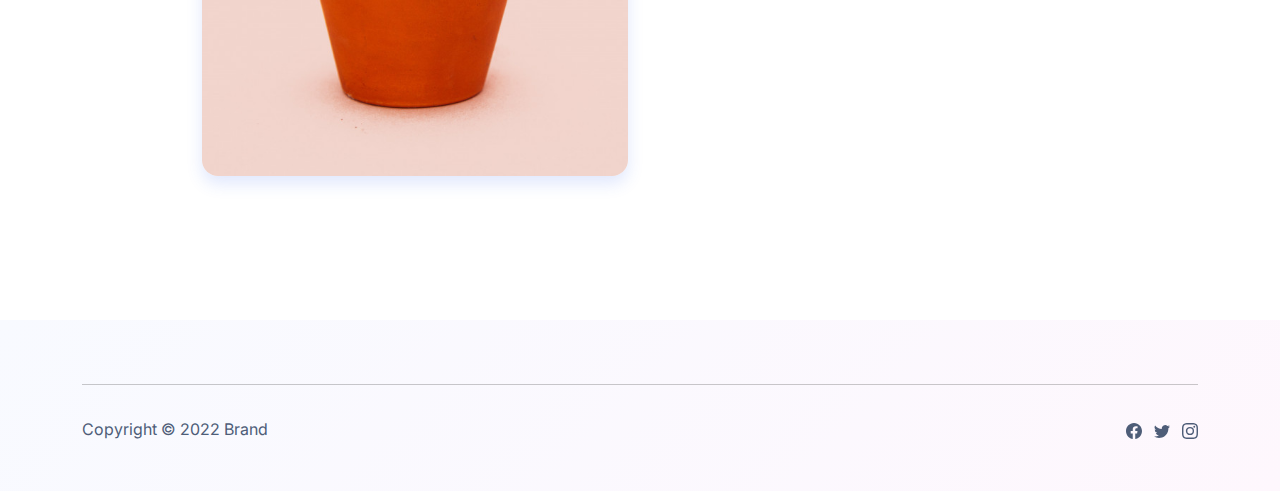
<file: services.html>
<!DOCTYPE html>
<html lang="en">

<head>
    <meta charset="utf-8">
    <meta name="viewport" content="width=device-width, initial-scale=1.0, shrink-to-fit=no">
    <title>Services - Brand</title>
    <link rel="stylesheet" href="assets/bootstrap/css/bootstrap.min.css">
    <link rel="stylesheet" href="https://fonts.googleapis.com/css?family=Inter:300italic,400italic,600italic,700italic,800italic,400,300,600,700,800&amp;display=swap">
    <link rel="stylesheet" href="assets/fonts/simple-line-icons.min.css">
</head>

<body style="/*background: url(&quot;design.jpg&quot;);*/background-position: 0 -60px;">
    <nav class="navbar navbar-light navbar-expand-md fixed-top navbar-shrink py-3" id="mainNav">
        <div class="container"><a class="navbar-brand d-flex align-items-center" href="/"><span class="bs-icon-sm bs-icon-circle bs-icon-primary shadow d-flex justify-content-center align-items-center me-2 bs-icon"><svg xmlns="http://www.w3.org/2000/svg" width="1em" height="1em" fill="currentColor" viewBox="0 0 16 16" class="bi bi-bezier">
                        <path fill-rule="evenodd" d="M0 10.5A1.5 1.5 0 0 1 1.5 9h1A1.5 1.5 0 0 1 4 10.5v1A1.5 1.5 0 0 1 2.5 13h-1A1.5 1.5 0 0 1 0 11.5v-1zm1.5-.5a.5.5 0 0 0-.5.5v1a.5.5 0 0 0 .5.5h1a.5.5 0 0 0 .5-.5v-1a.5.5 0 0 0-.5-.5h-1zm10.5.5A1.5 1.5 0 0 1 13.5 9h1a1.5 1.5 0 0 1 1.5 1.5v1a1.5 1.5 0 0 1-1.5 1.5h-1a1.5 1.5 0 0 1-1.5-1.5v-1zm1.5-.5a.5.5 0 0 0-.5.5v1a.5.5 0 0 0 .5.5h1a.5.5 0 0 0 .5-.5v-1a.5.5 0 0 0-.5-.5h-1zM6 4.5A1.5 1.5 0 0 1 7.5 3h1A1.5 1.5 0 0 1 10 4.5v1A1.5 1.5 0 0 1 8.5 7h-1A1.5 1.5 0 0 1 6 5.5v-1zM7.5 4a.5.5 0 0 0-.5.5v1a.5.5 0 0 0 .5.5h1a.5.5 0 0 0 .5-.5v-1a.5.5 0 0 0-.5-.5h-1z"></path>
                        <path d="M6 4.5H1.866a1 1 0 1 0 0 1h2.668A6.517 6.517 0 0 0 1.814 9H2.5c.123 0 .244.015.358.043a5.517 5.517 0 0 1 3.185-3.185A1.503 1.503 0 0 1 6 5.5v-1zm3.957 1.358A1.5 1.5 0 0 0 10 5.5v-1h4.134a1 1 0 1 1 0 1h-2.668a6.517 6.517 0 0 1 2.72 3.5H13.5c-.123 0-.243.015-.358.043a5.517 5.517 0 0 0-3.185-3.185z"></path>
                    </svg></span><span>Brand</span></a><button data-bs-toggle="collapse" class="navbar-toggler" data-bs-target="#navcol-1"><span class="visually-hidden">Toggle navigation</span><span class="navbar-toggler-icon"></span></button>
            <div class="collapse navbar-collapse" id="navcol-1">
                <ul class="navbar-nav mx-auto">
                    <li class="nav-item"><a class="nav-link" href="index.html">Inicio</a></li>
                    <li class="nav-item"><a class="nav-link active" href="services.html">Servicios</a></li>
                    <li class="nav-item"></li>
                    <li class="nav-item"><a class="nav-link" href="pricing.html">Pricing</a></li>
                    <li class="nav-item"><a class="nav-link" href="contacts.html">Contacts</a></li>
                </ul><a class="btn btn-primary shadow" role="button" href="index-1.html">Sign up</a>
            </div>
        </div>
    </nav>
    <section class="py-5 mt-5">
        <div class="container py-5">
            <div class="row mb-4 mb-lg-5">
                <div class="col-md-8 col-xl-6 text-center mx-auto">
                    <p class="fw-bold text-success mb-2">Our Services</p>
                    <h3 class="fw-bold">What we can do for you</h3>
                </div>
            </div>
            <div class="row row-cols-1 row-cols-md-2 mx-auto" style="max-width: 900px;">
                <div class="col mb-5"><img class="rounded img-fluid shadow" src="assets/img/products/1.jpg"></div>
                <div class="col d-md-flex align-items-md-end align-items-lg-center mb-5">
                    <div>
                        <h5 class="fw-bold">Lorem ipsum dolor sit&nbsp;</h5>
                        <p class="text-muted mb-4">Erat netus est hendrerit, nullam et quis ad cras porttitor iaculis. Bibendum vulputate cras aenean.</p><button class="btn btn-primary shadow" type="button">Learn more</button>
                    </div>
                </div>
            </div>
            <div class="row row-cols-1 row-cols-md-2 mx-auto" style="max-width: 900px;">
                <div class="col order-md-last mb-5"><img class="rounded img-fluid shadow" src="assets/img/products/2.jpg"></div>
                <div class="col d-md-flex align-items-md-end align-items-lg-center mb-5">
                    <div>
                        <h5 class="fw-bold">Lorem ipsum dolor sit&nbsp;</h5>
                        <p class="text-muted mb-4">Erat netus est hendrerit, nullam et quis ad cras porttitor iaculis. Bibendum vulputate cras aenean.</p><button class="btn btn-primary shadow" type="button">Learn more</button>
                    </div>
                </div>
            </div>
            <div class="row row-cols-1 row-cols-md-2 mx-auto" style="max-width: 900px;">
                <div class="col mb-5"><img class="rounded img-fluid shadow" src="assets/img/products/3.jpg"></div>
                <div class="col d-md-flex align-items-md-end align-items-lg-center mb-5">
                    <div>
                        <h5 class="fw-bold">Lorem ipsum dolor sit&nbsp;</h5>
                        <p class="text-muted mb-4">Erat netus est hendrerit, nullam et quis ad cras porttitor iaculis. Bibendum vulputate cras aenean.</p><button class="btn btn-primary shadow" type="button">Learn more</button>
                    </div>
                </div>
            </div>
        </div>
    </section>
    <footer class="bg-primary-gradient">
        <div class="container py-4 py-lg-5">
            <hr>
            <div class="text-muted d-flex justify-content-between align-items-center pt-3">
                <p class="mb-0">Copyright © 2022 Brand</p>
                <ul class="list-inline mb-0">
                    <li class="list-inline-item"><svg xmlns="http://www.w3.org/2000/svg" width="1em" height="1em" fill="currentColor" viewBox="0 0 16 16" class="bi bi-facebook">
                            <path d="M16 8.049c0-4.446-3.582-8.05-8-8.05C3.58 0-.002 3.603-.002 8.05c0 4.017 2.926 7.347 6.75 7.951v-5.625h-2.03V8.05H6.75V6.275c0-2.017 1.195-3.131 3.022-3.131.876 0 1.791.157 1.791.157v1.98h-1.009c-.993 0-1.303.621-1.303 1.258v1.51h2.218l-.354 2.326H9.25V16c3.824-.604 6.75-3.934 6.75-7.951z"></path>
                        </svg></li>
                    <li class="list-inline-item"><svg xmlns="http://www.w3.org/2000/svg" width="1em" height="1em" fill="currentColor" viewBox="0 0 16 16" class="bi bi-twitter">
                            <path d="M5.026 15c6.038 0 9.341-5.003 9.341-9.334 0-.14 0-.282-.006-.422A6.685 6.685 0 0 0 16 3.542a6.658 6.658 0 0 1-1.889.518 3.301 3.301 0 0 0 1.447-1.817 6.533 6.533 0 0 1-2.087.793A3.286 3.286 0 0 0 7.875 6.03a9.325 9.325 0 0 1-6.767-3.429 3.289 3.289 0 0 0 1.018 4.382A3.323 3.323 0 0 1 .64 6.575v.045a3.288 3.288 0 0 0 2.632 3.218 3.203 3.203 0 0 1-.865.115 3.23 3.23 0 0 1-.614-.057 3.283 3.283 0 0 0 3.067 2.277A6.588 6.588 0 0 1 .78 13.58a6.32 6.32 0 0 1-.78-.045A9.344 9.344 0 0 0 5.026 15z"></path>
                        </svg></li>
                    <li class="list-inline-item"><svg xmlns="http://www.w3.org/2000/svg" width="1em" height="1em" fill="currentColor" viewBox="0 0 16 16" class="bi bi-instagram">
                            <path d="M8 0C5.829 0 5.556.01 4.703.048 3.85.088 3.269.222 2.76.42a3.917 3.917 0 0 0-1.417.923A3.927 3.927 0 0 0 .42 2.76C.222 3.268.087 3.85.048 4.7.01 5.555 0 5.827 0 8.001c0 2.172.01 2.444.048 3.297.04.852.174 1.433.372 1.942.205.526.478.972.923 1.417.444.445.89.719 1.416.923.51.198 1.09.333 1.942.372C5.555 15.99 5.827 16 8 16s2.444-.01 3.298-.048c.851-.04 1.434-.174 1.943-.372a3.916 3.916 0 0 0 1.416-.923c.445-.445.718-.891.923-1.417.197-.509.332-1.09.372-1.942C15.99 10.445 16 10.173 16 8s-.01-2.445-.048-3.299c-.04-.851-.175-1.433-.372-1.941a3.926 3.926 0 0 0-.923-1.417A3.911 3.911 0 0 0 13.24.42c-.51-.198-1.092-.333-1.943-.372C10.443.01 10.172 0 7.998 0h.003zm-.717 1.442h.718c2.136 0 2.389.007 3.232.046.78.035 1.204.166 1.486.275.373.145.64.319.92.599.28.28.453.546.598.92.11.281.24.705.275 1.485.039.843.047 1.096.047 3.231s-.008 2.389-.047 3.232c-.035.78-.166 1.203-.275 1.485a2.47 2.47 0 0 1-.599.919c-.28.28-.546.453-.92.598-.28.11-.704.24-1.485.276-.843.038-1.096.047-3.232.047s-2.39-.009-3.233-.047c-.78-.036-1.203-.166-1.485-.276a2.478 2.478 0 0 1-.92-.598 2.48 2.48 0 0 1-.6-.92c-.109-.281-.24-.705-.275-1.485-.038-.843-.046-1.096-.046-3.233 0-2.136.008-2.388.046-3.231.036-.78.166-1.204.276-1.486.145-.373.319-.64.599-.92.28-.28.546-.453.92-.598.282-.11.705-.24 1.485-.276.738-.034 1.024-.044 2.515-.045v.002zm4.988 1.328a.96.96 0 1 0 0 1.92.96.96 0 0 0 0-1.92zm-4.27 1.122a4.109 4.109 0 1 0 0 8.217 4.109 4.109 0 0 0 0-8.217zm0 1.441a2.667 2.667 0 1 1 0 5.334 2.667 2.667 0 0 1 0-5.334z"></path>
                        </svg></li>
                </ul>
            </div>
        </div>
    </footer>
    <script src="assets/js/jquery.min.js"></script>
    <script src="assets/bootstrap/js/bootstrap.min.js"></script>
    <script src="assets/js/bold-and-bright.js"></script>
</body>

</html>
</file>
